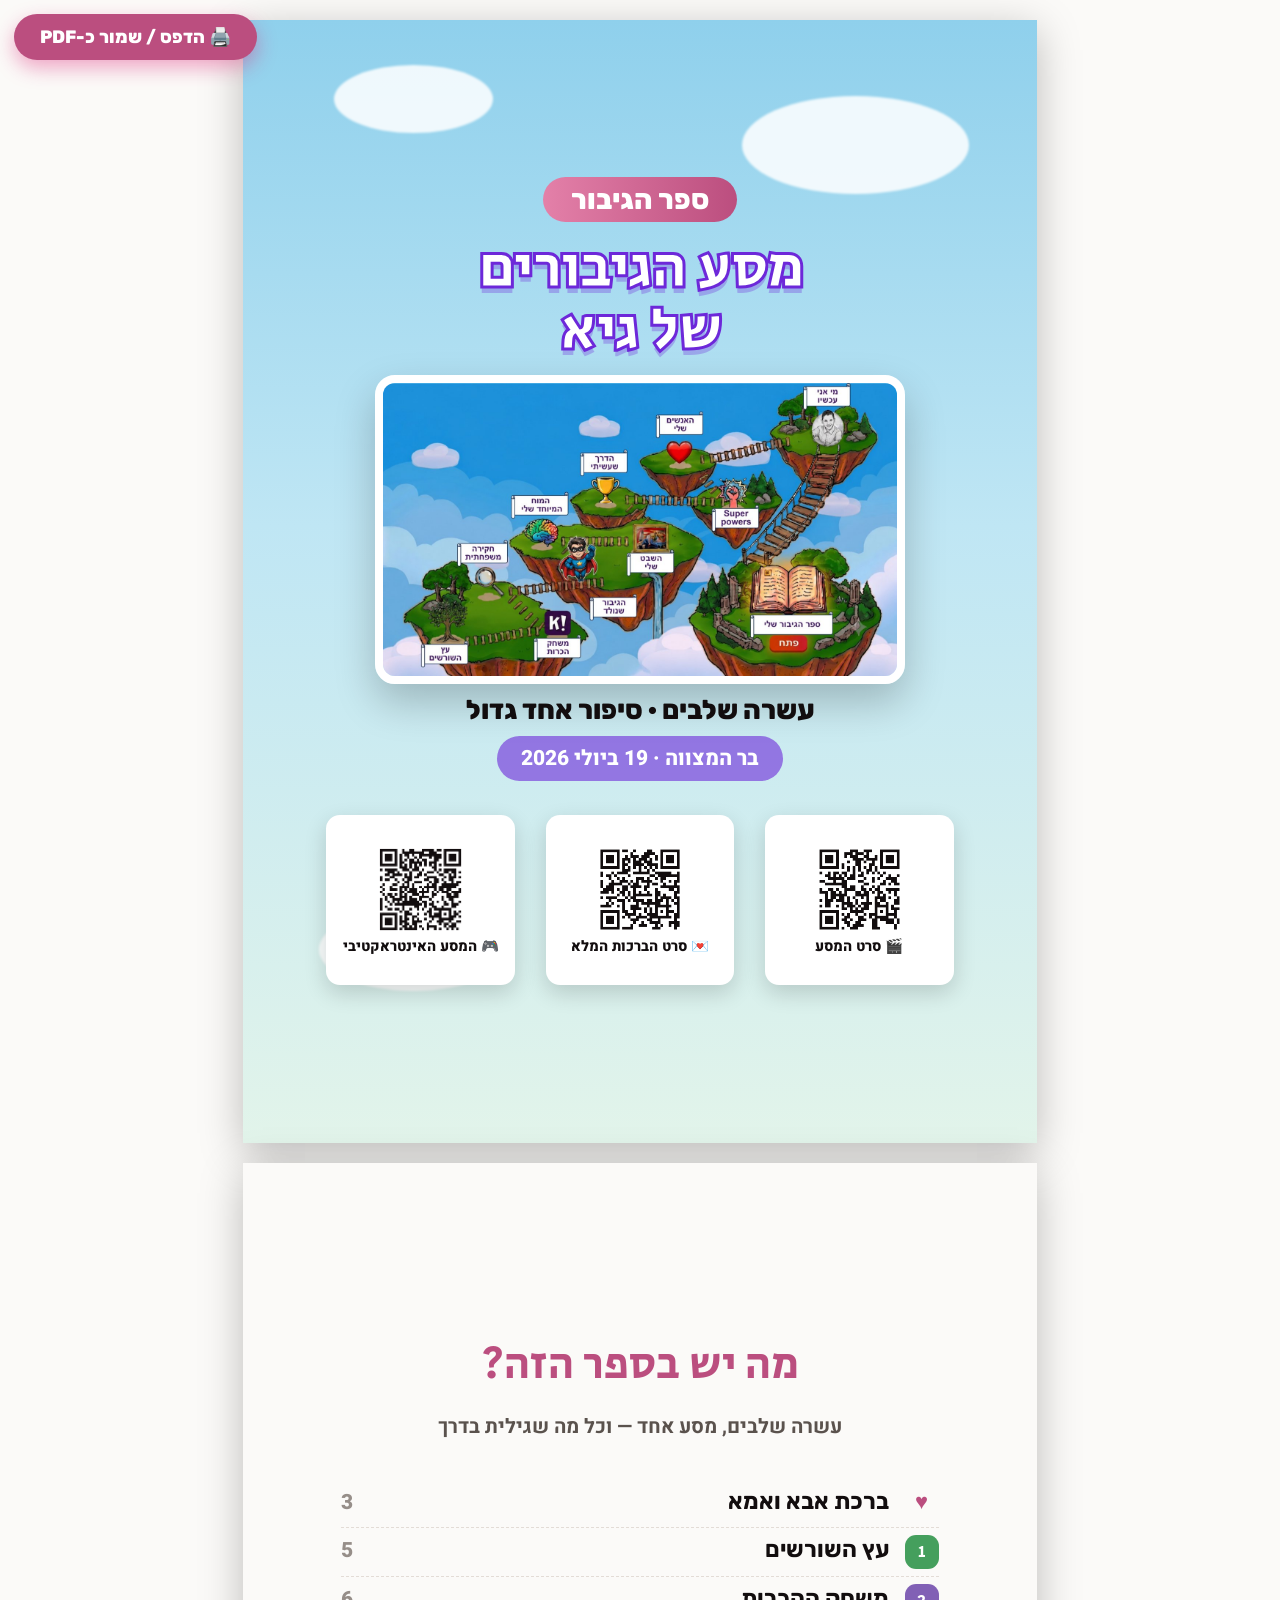
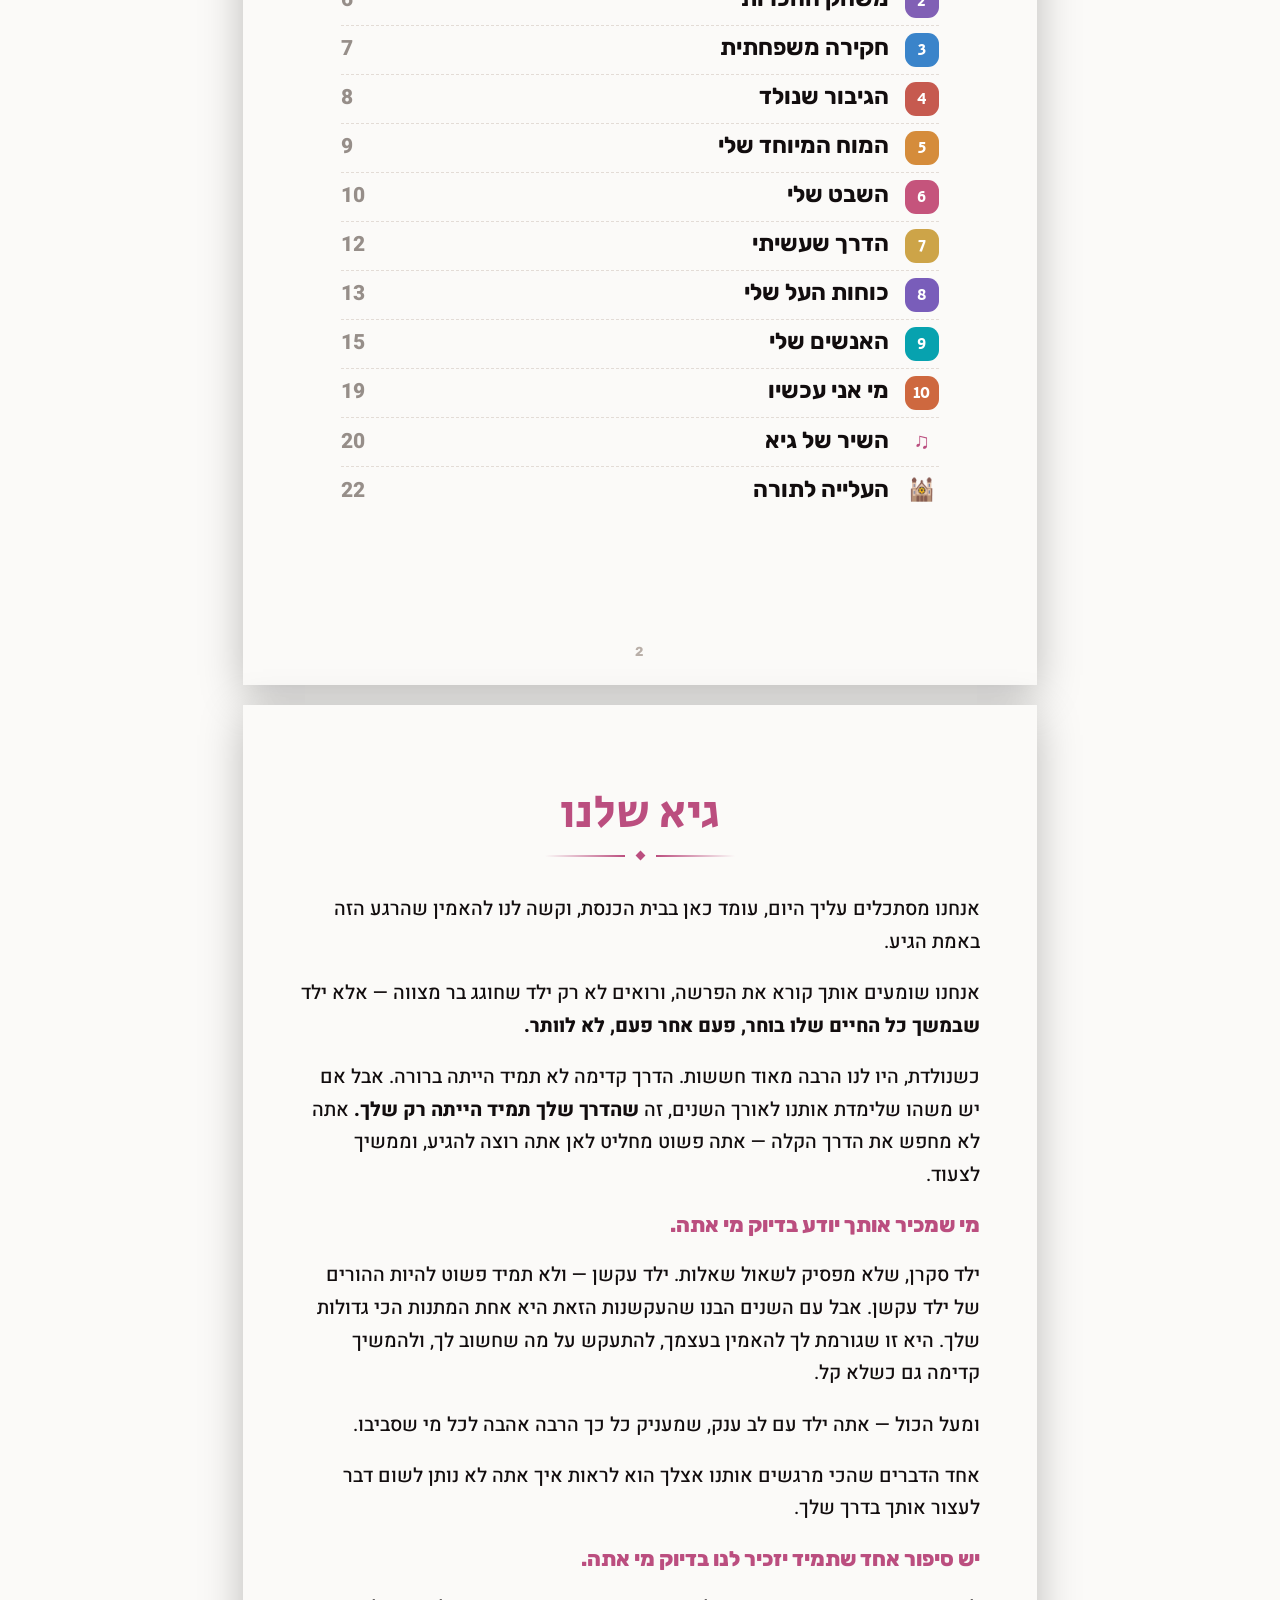
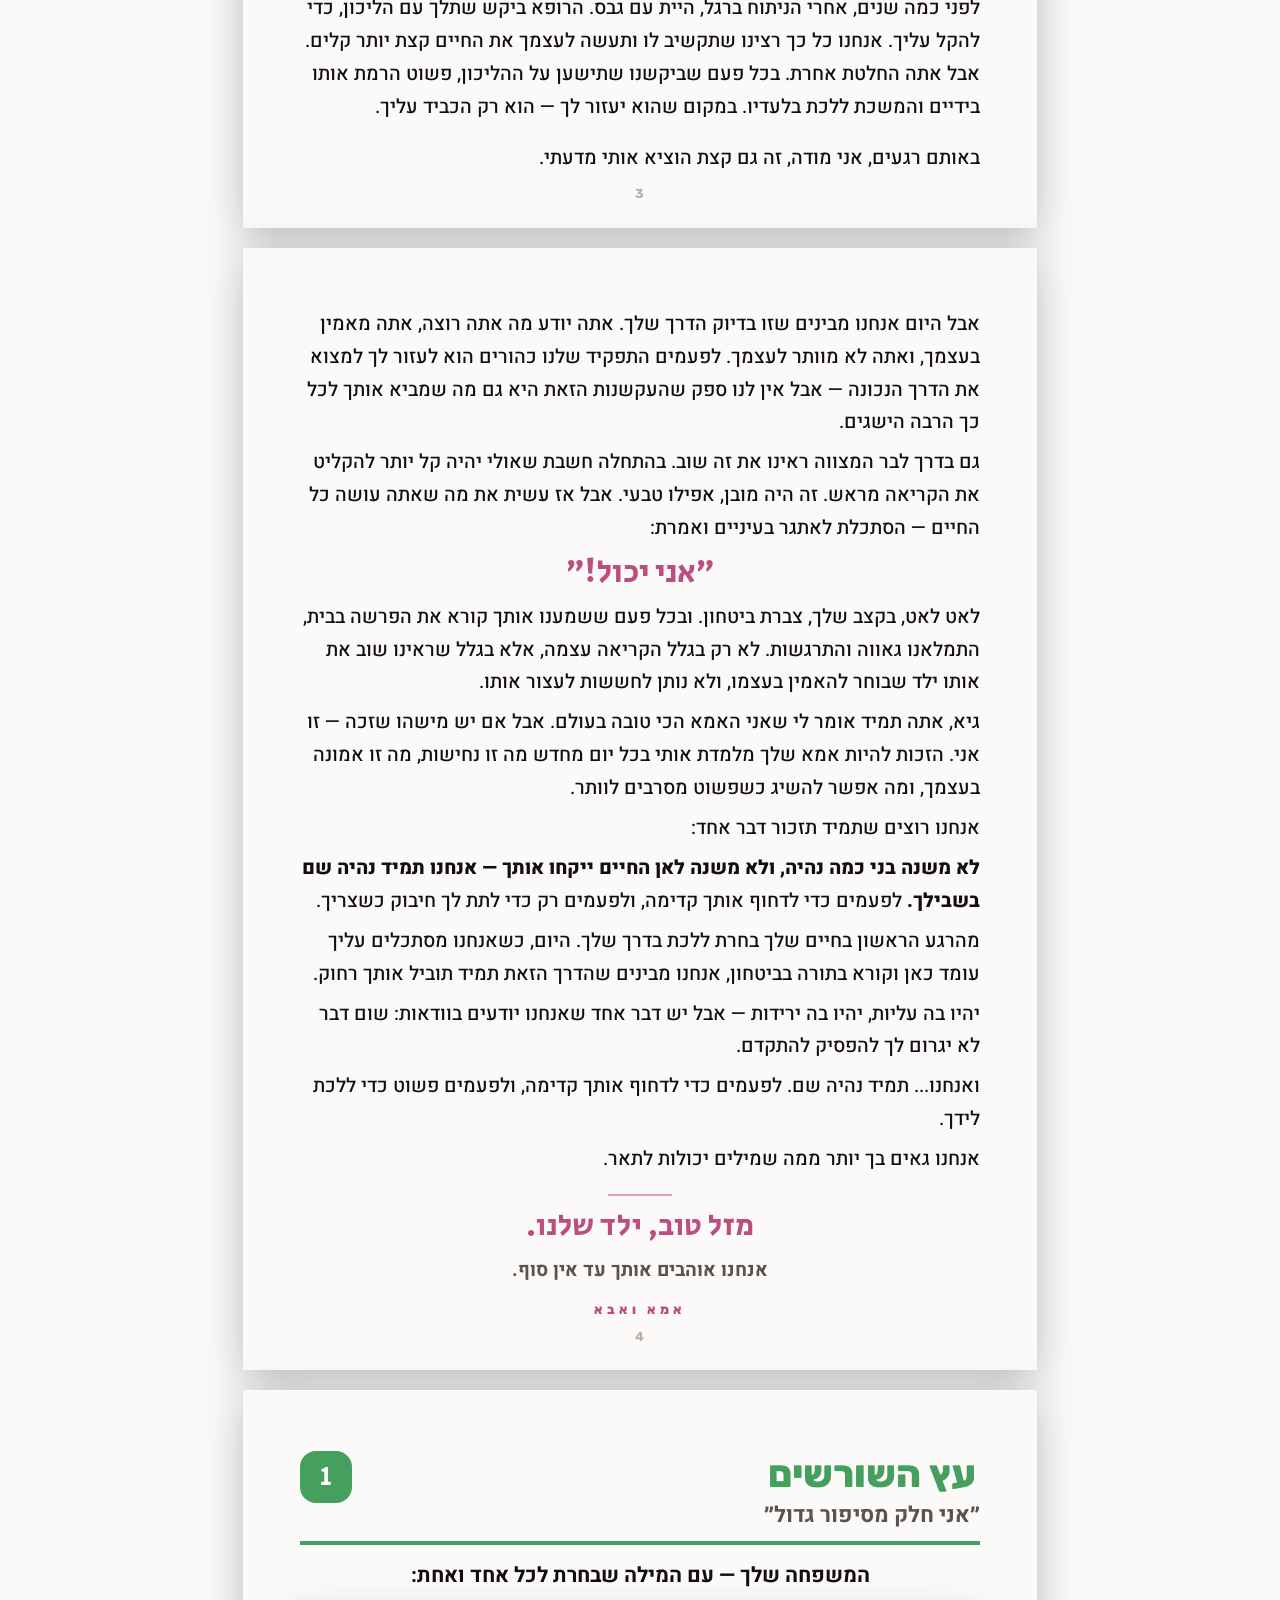
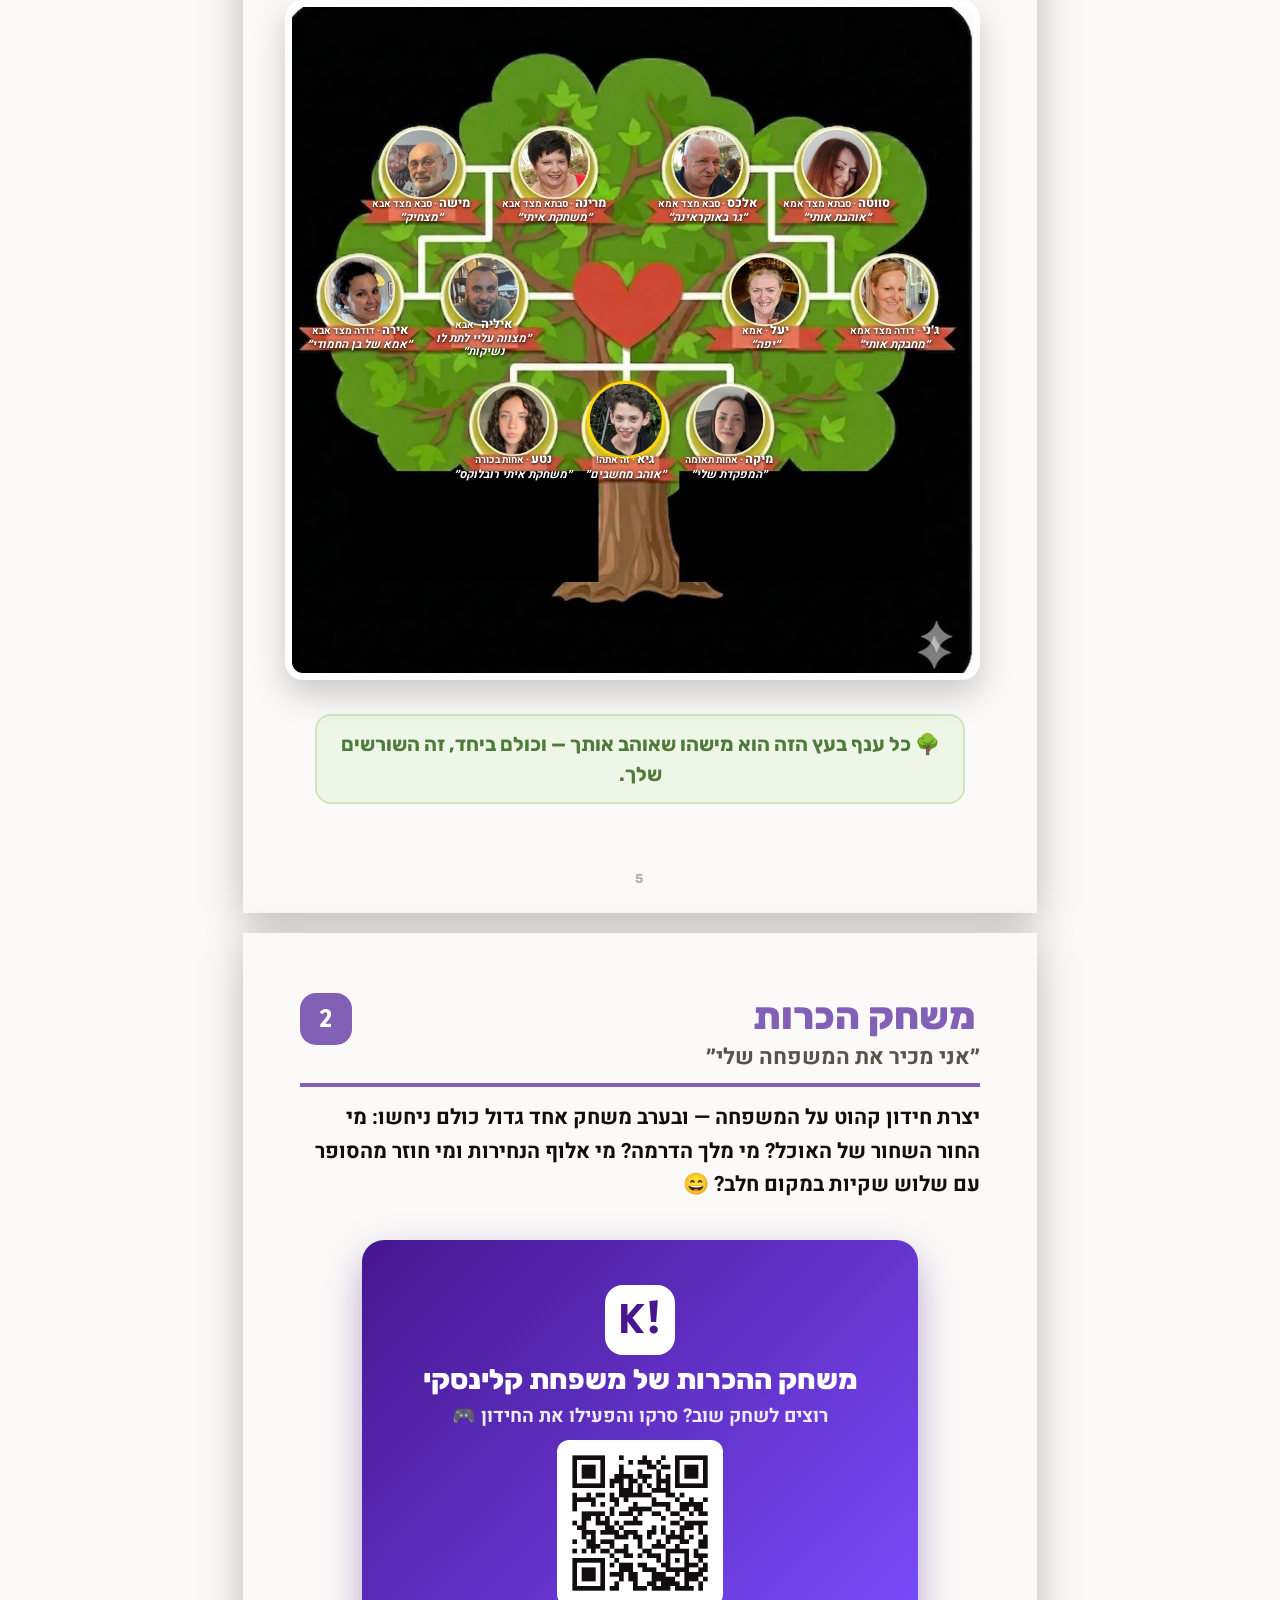
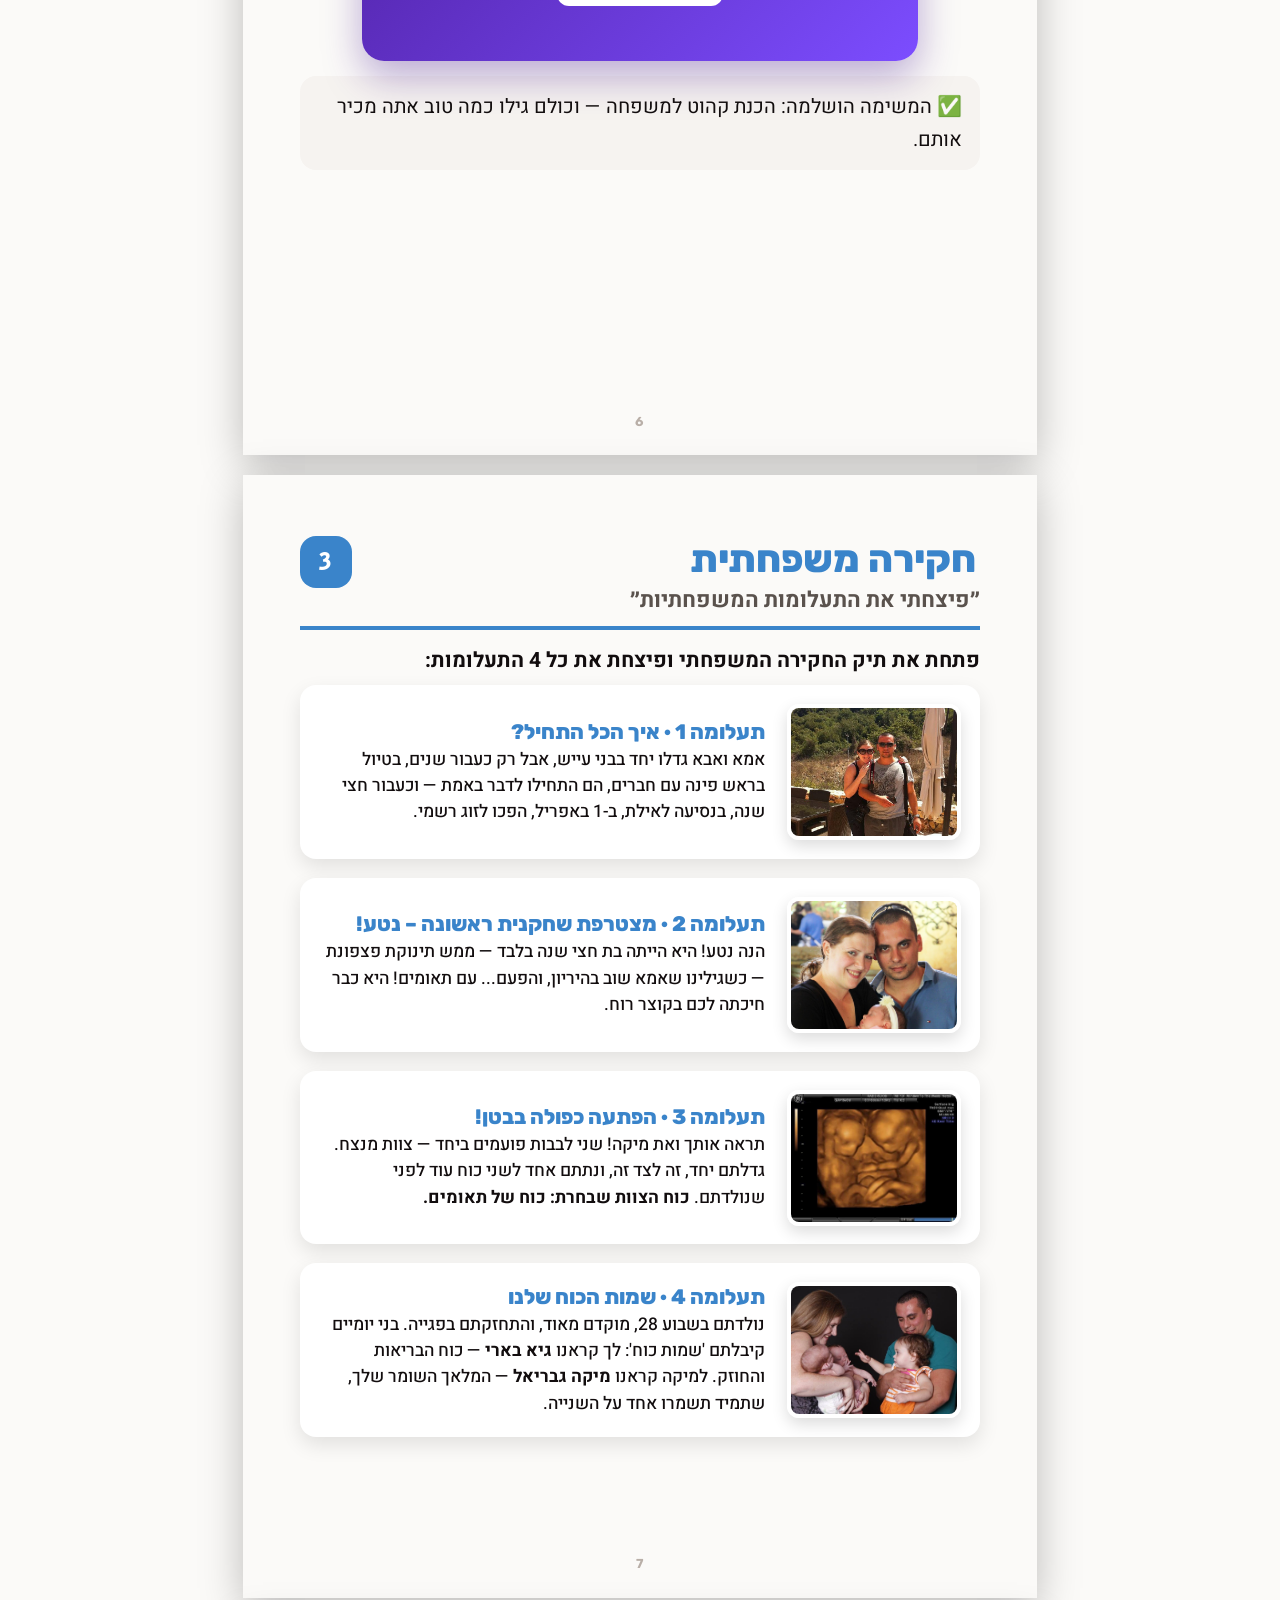
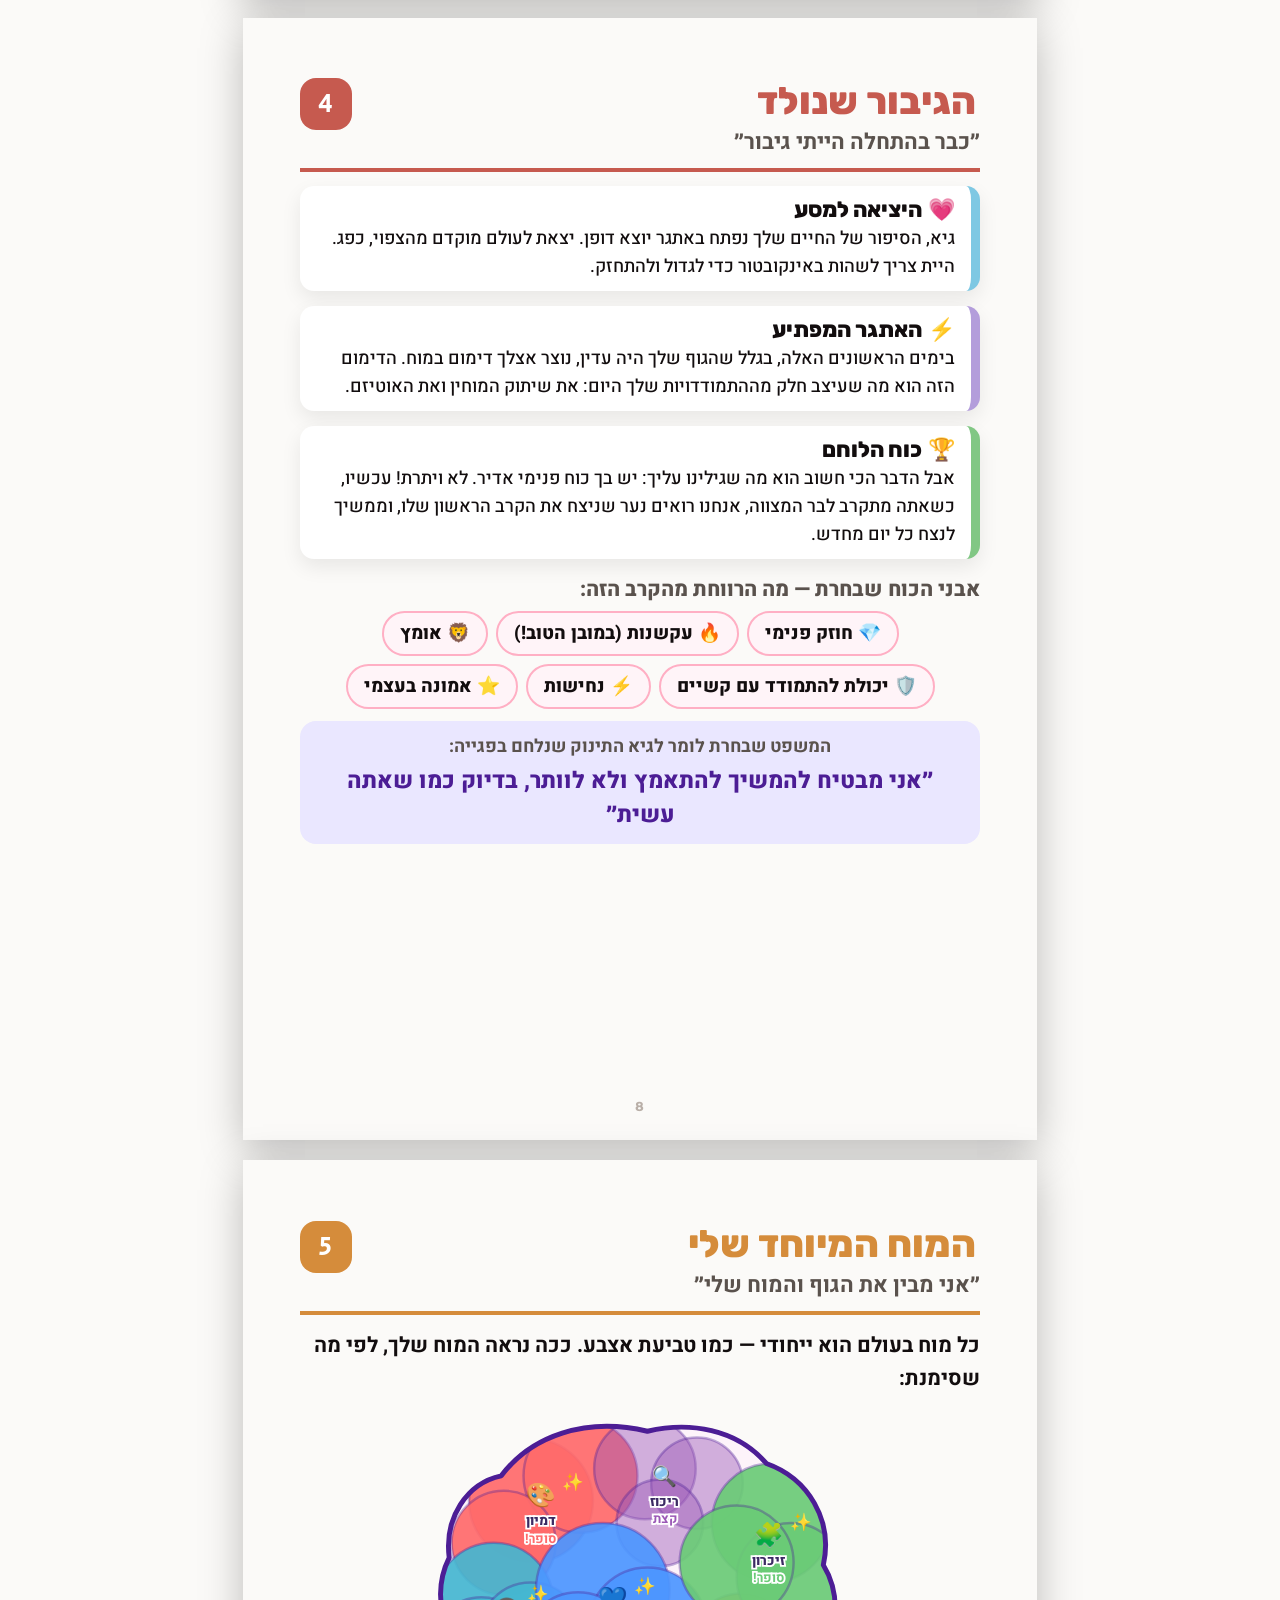
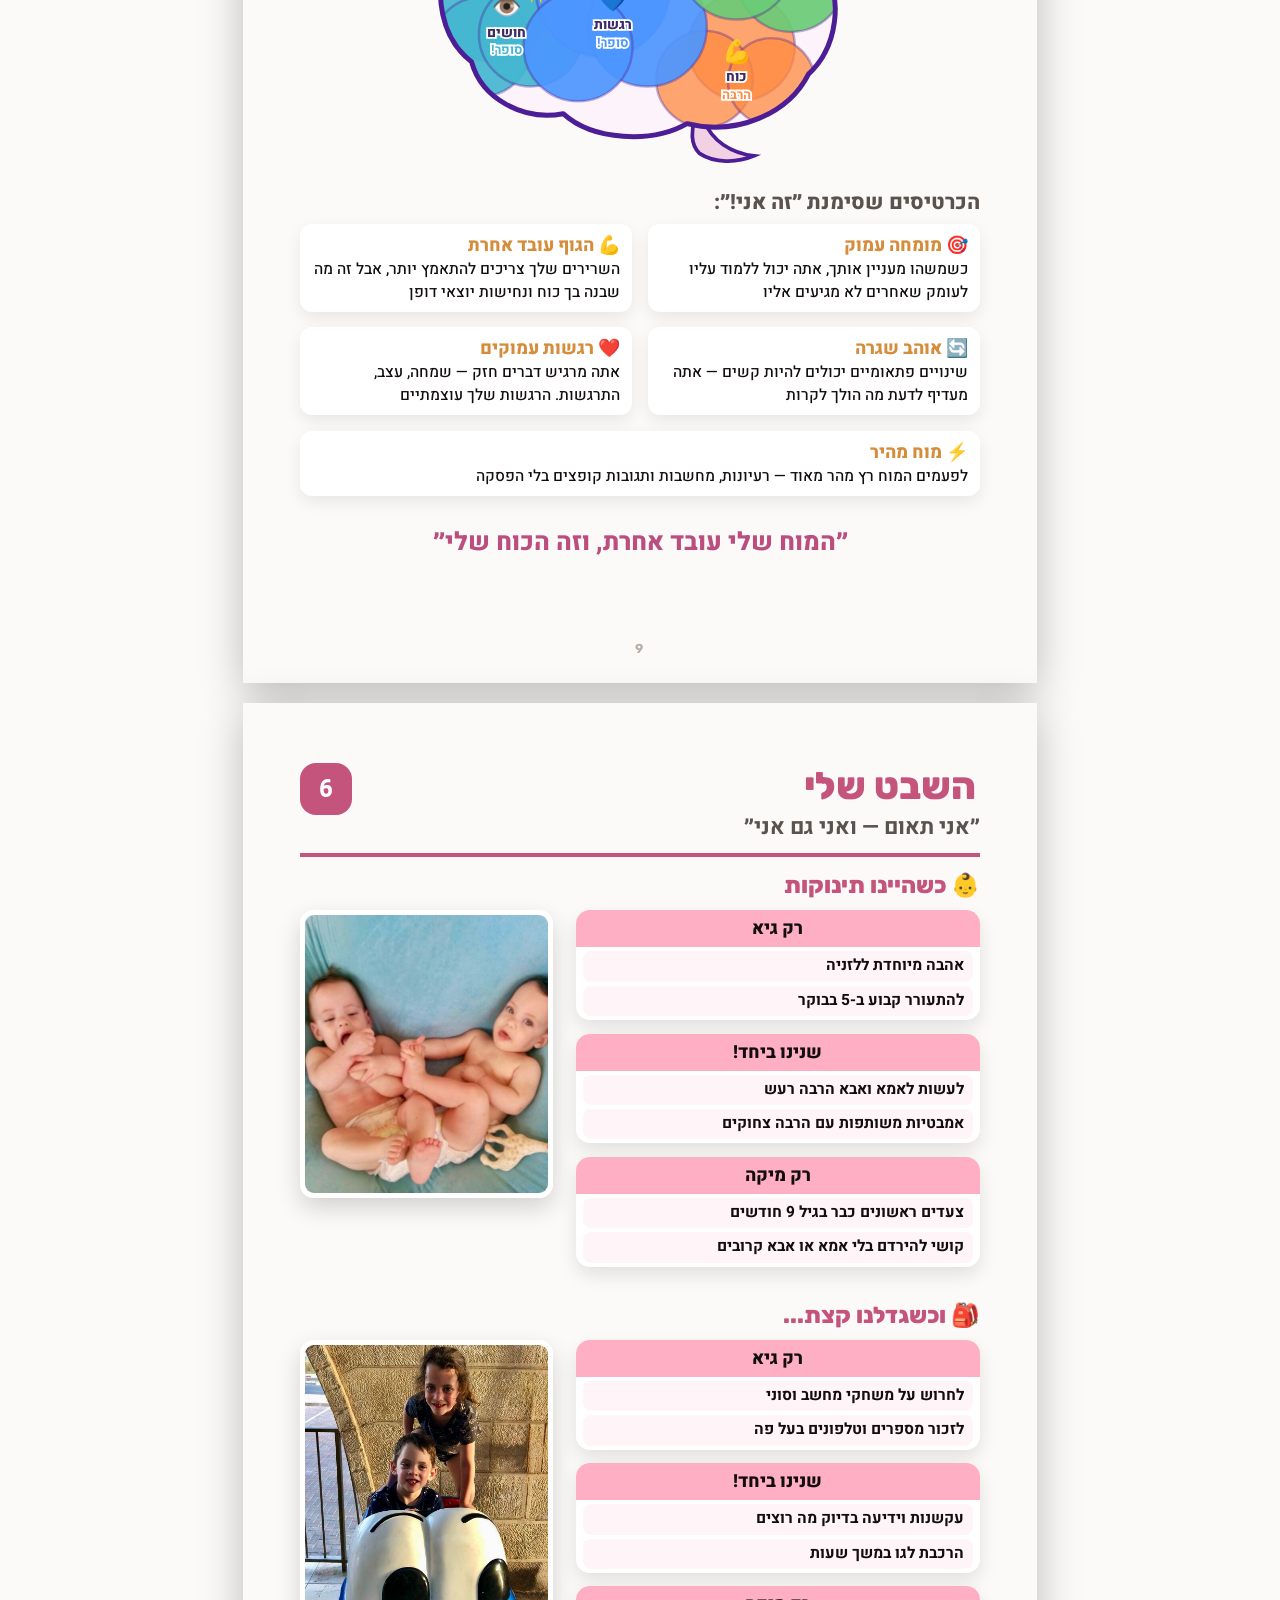
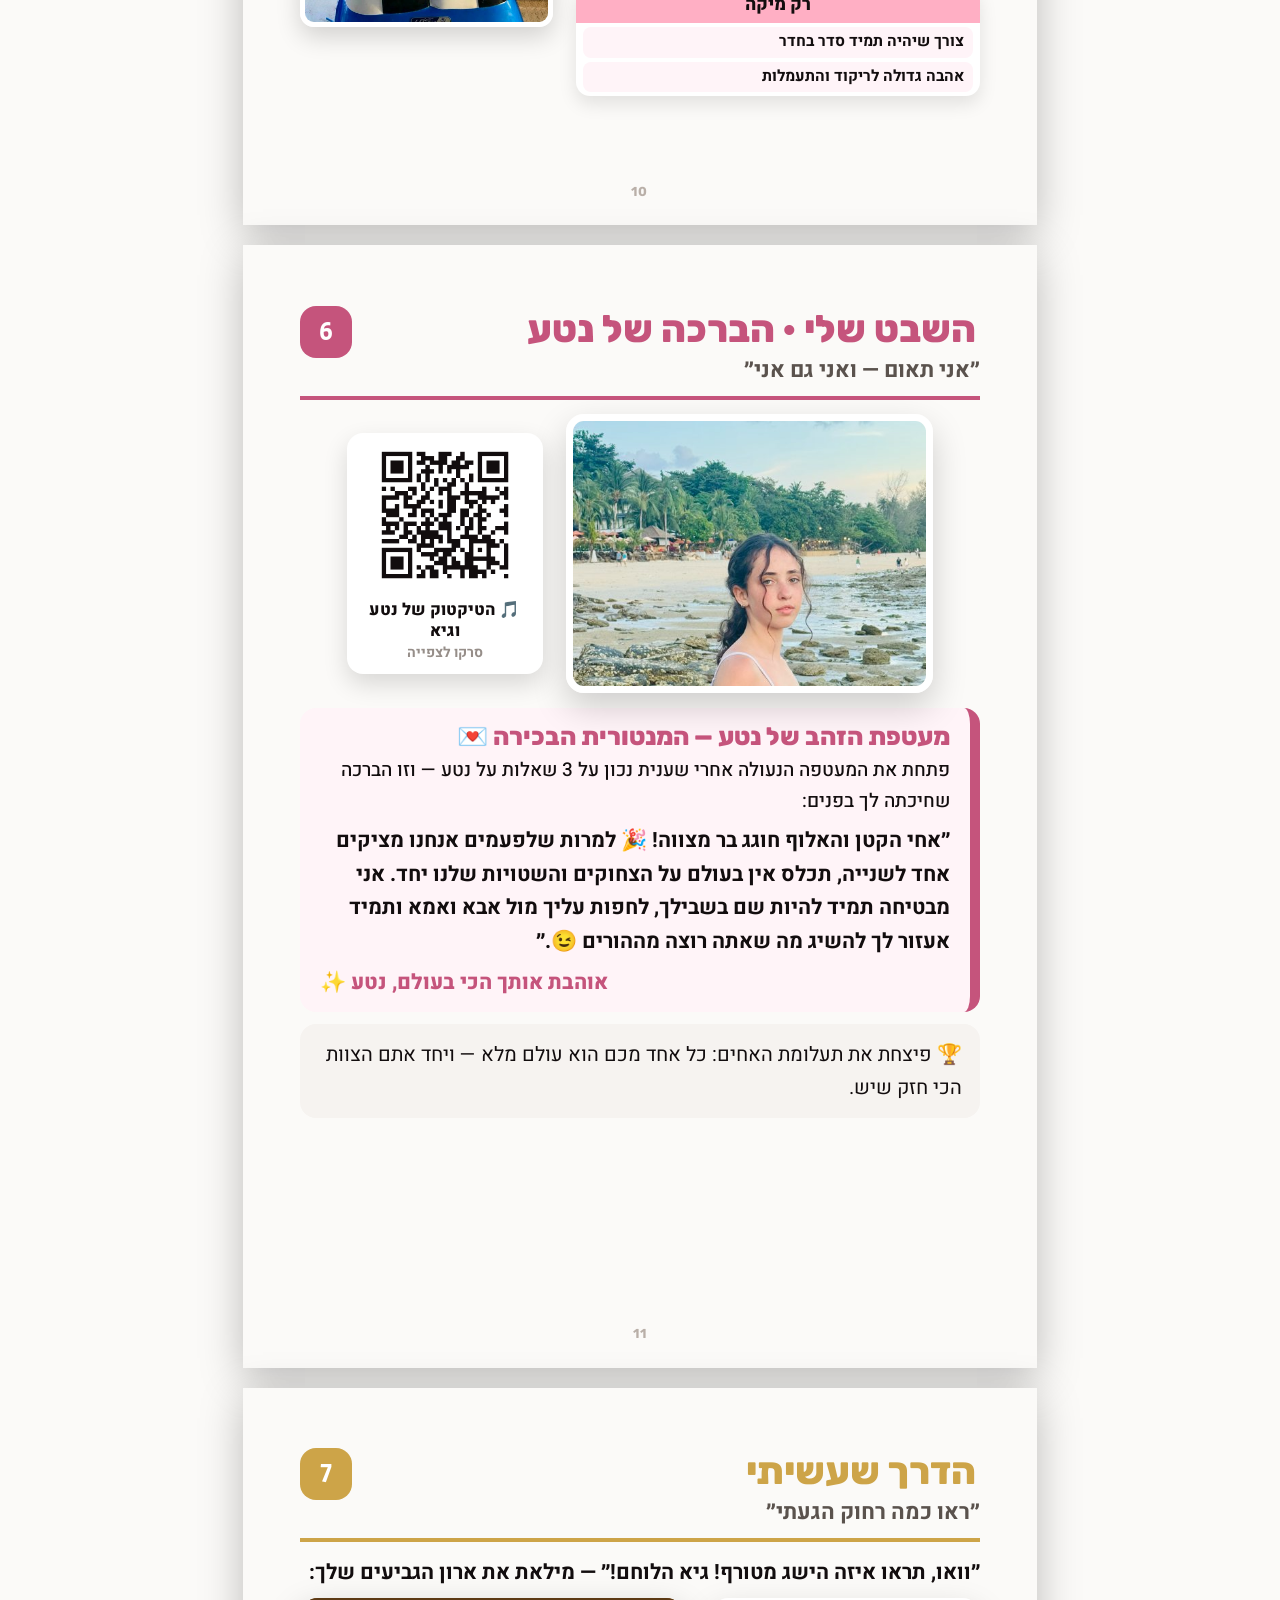
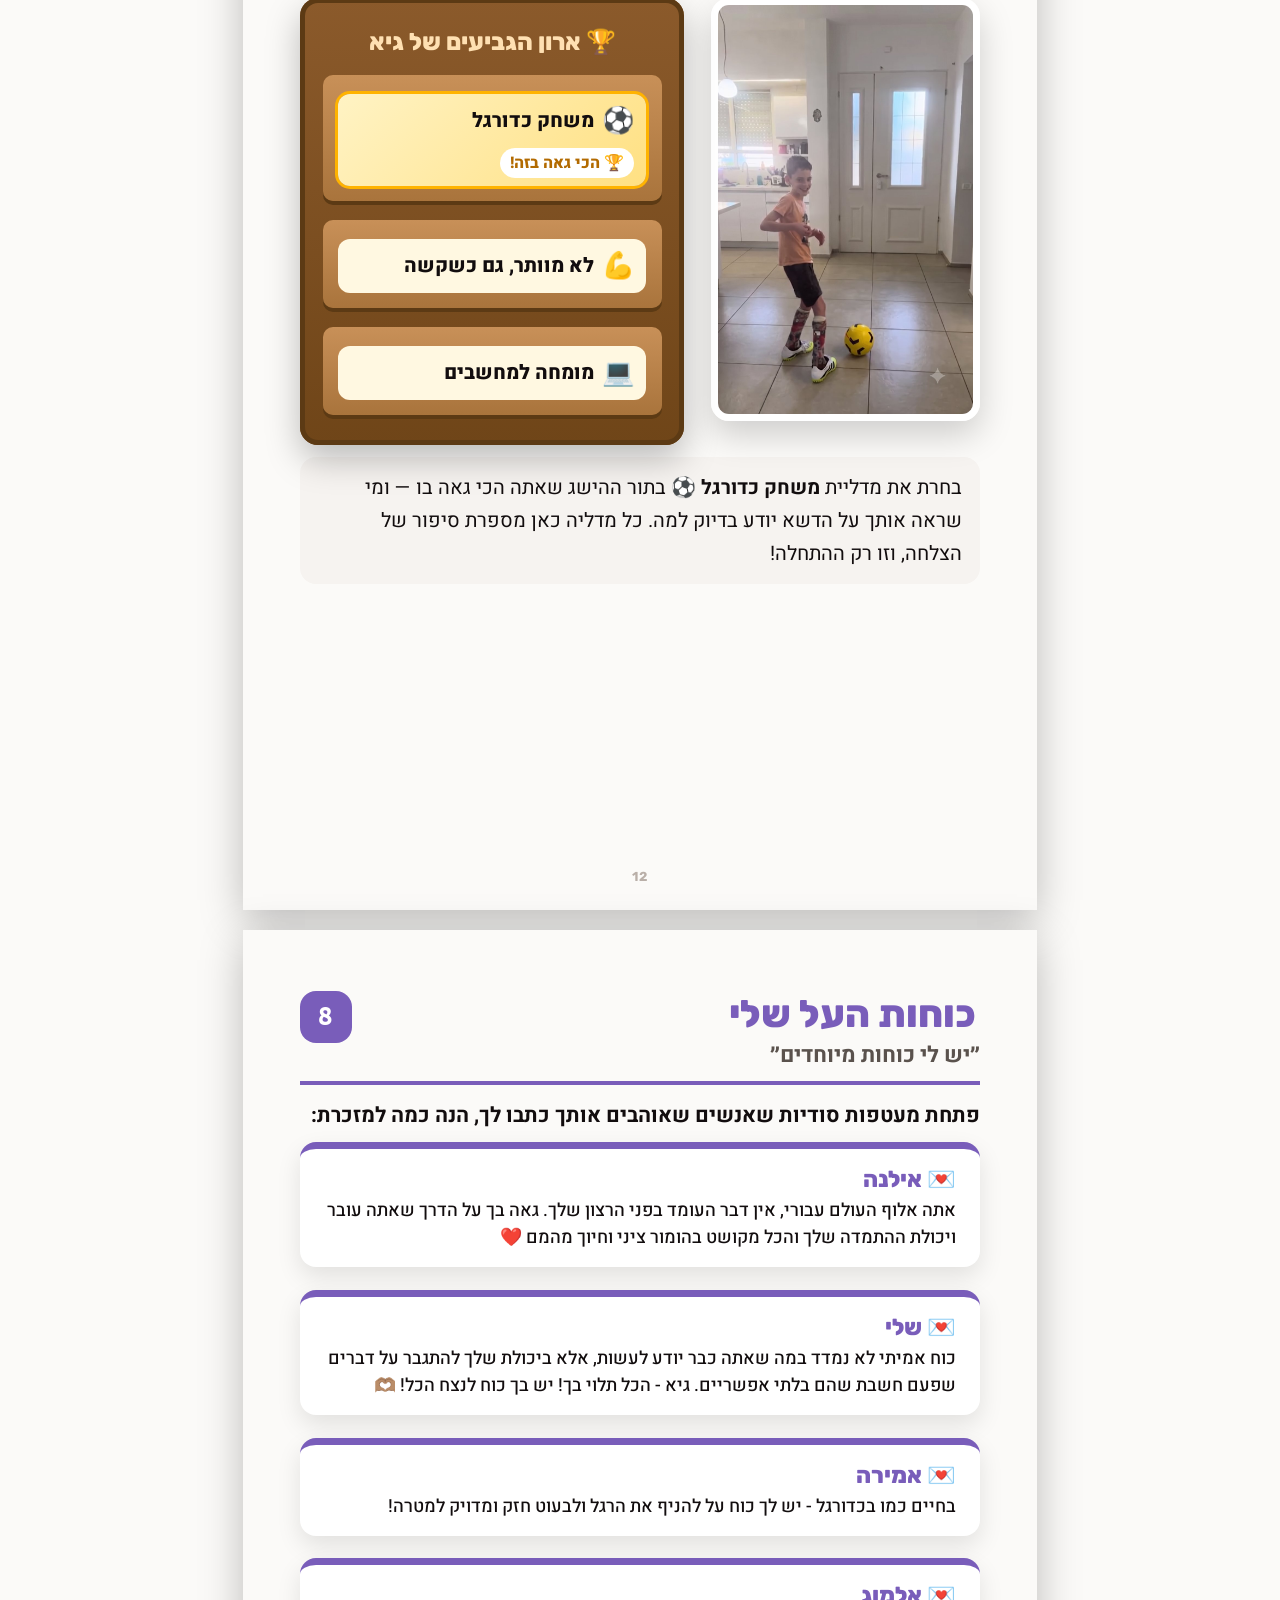
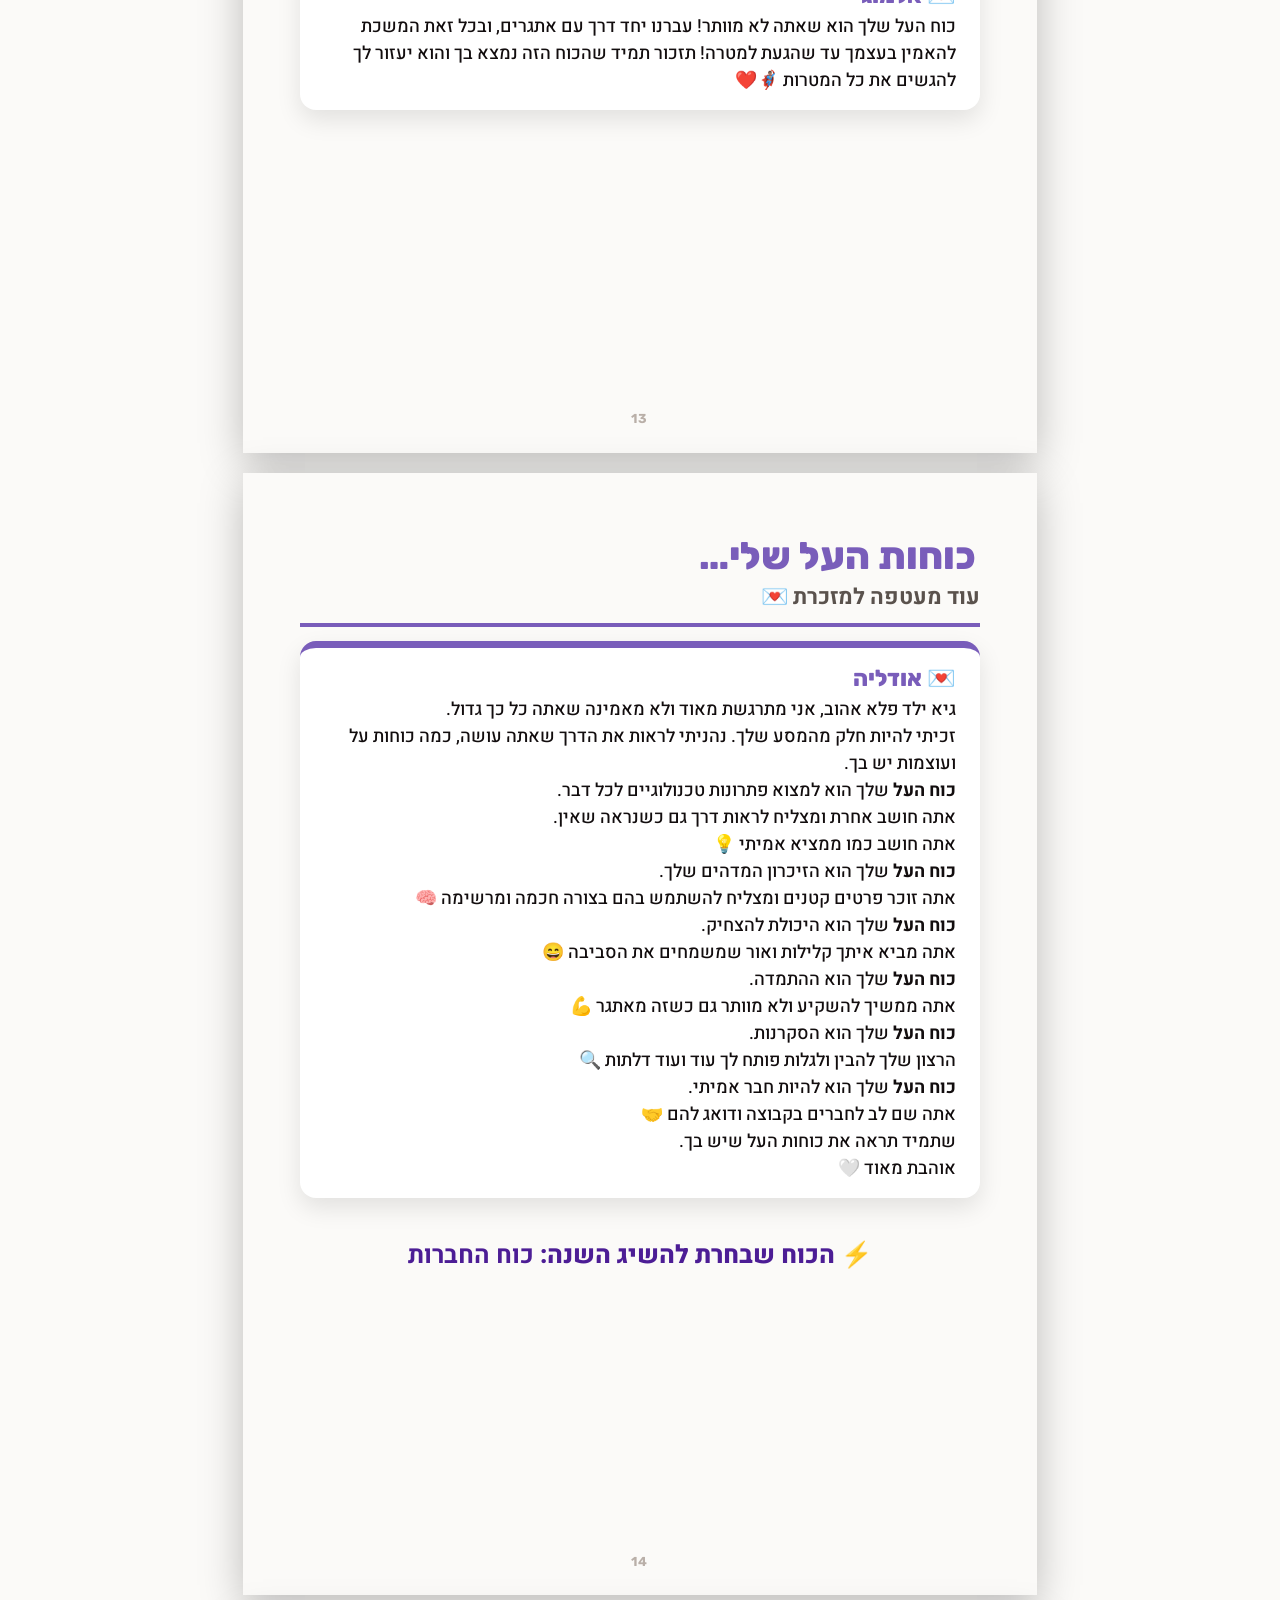
<file: design-book/Hero-Storybook-24.html>
<!DOCTYPE html>
<html lang="he" dir="rtl"><head><meta charset="utf-8">
<title>ספר הגיבור של גיא</title><style>
/* vietnamese */
@font-face {
  font-family: 'Bungee';
  font-style: normal;
  font-weight: 400;
  font-display: swap;
  src: url("assets/4b1c0946.woff2") format('woff2');
  unicode-range: U+0102-0103, U+0110-0111, U+0128-0129, U+0168-0169, U+01A0-01A1, U+01AF-01B0, U+0300-0301, U+0303-0304, U+0308-0309, U+0323, U+0329, U+1EA0-1EF9, U+20AB;
}
/* latin-ext */
@font-face {
  font-family: 'Bungee';
  font-style: normal;
  font-weight: 400;
  font-display: swap;
  src: url("assets/0583e285.woff2") format('woff2');
  unicode-range: U+0100-02BA, U+02BD-02C5, U+02C7-02CC, U+02CE-02D7, U+02DD-02FF, U+0304, U+0308, U+0329, U+1D00-1DBF, U+1E00-1E9F, U+1EF2-1EFF, U+2020, U+20A0-20AB, U+20AD-20C0, U+2113, U+2C60-2C7F, U+A720-A7FF;
}
/* latin */
@font-face {
  font-family: 'Bungee';
  font-style: normal;
  font-weight: 400;
  font-display: swap;
  src: url("assets/40000107.woff2") format('woff2');
  unicode-range: U+0000-00FF, U+0131, U+0152-0153, U+02BB-02BC, U+02C6, U+02DA, U+02DC, U+0304, U+0308, U+0329, U+2000-206F, U+20AC, U+2122, U+2191, U+2193, U+2212, U+2215, U+FEFF, U+FFFD;
}
/* hebrew */
@font-face {
  font-family: 'Frank Ruhl Libre';
  font-style: normal;
  font-weight: 400;
  font-display: swap;
  src: url("assets/ea6279f5.woff2") format('woff2');
  unicode-range: U+0307-0308, U+0590-05FF, U+200C-2010, U+20AA, U+25CC, U+FB1D-FB4F;
}
/* latin-ext */
@font-face {
  font-family: 'Frank Ruhl Libre';
  font-style: normal;
  font-weight: 400;
  font-display: swap;
  src: url("assets/9fa3b63e.woff2") format('woff2');
  unicode-range: U+0100-02BA, U+02BD-02C5, U+02C7-02CC, U+02CE-02D7, U+02DD-02FF, U+0304, U+0308, U+0329, U+1D00-1DBF, U+1E00-1E9F, U+1EF2-1EFF, U+2020, U+20A0-20AB, U+20AD-20C0, U+2113, U+2C60-2C7F, U+A720-A7FF;
}
/* latin */
@font-face {
  font-family: 'Frank Ruhl Libre';
  font-style: normal;
  font-weight: 400;
  font-display: swap;
  src: url("assets/4a8f9589.woff2") format('woff2');
  unicode-range: U+0000-00FF, U+0131, U+0152-0153, U+02BB-02BC, U+02C6, U+02DA, U+02DC, U+0304, U+0308, U+0329, U+2000-206F, U+20AC, U+2122, U+2191, U+2193, U+2212, U+2215, U+FEFF, U+FFFD;
}
/* hebrew */
@font-face {
  font-family: 'Frank Ruhl Libre';
  font-style: normal;
  font-weight: 500;
  font-display: swap;
  src: url("assets/ea6279f5.woff2") format('woff2');
  unicode-range: U+0307-0308, U+0590-05FF, U+200C-2010, U+20AA, U+25CC, U+FB1D-FB4F;
}
/* latin-ext */
@font-face {
  font-family: 'Frank Ruhl Libre';
  font-style: normal;
  font-weight: 500;
  font-display: swap;
  src: url("assets/9fa3b63e.woff2") format('woff2');
  unicode-range: U+0100-02BA, U+02BD-02C5, U+02C7-02CC, U+02CE-02D7, U+02DD-02FF, U+0304, U+0308, U+0329, U+1D00-1DBF, U+1E00-1E9F, U+1EF2-1EFF, U+2020, U+20A0-20AB, U+20AD-20C0, U+2113, U+2C60-2C7F, U+A720-A7FF;
}
/* latin */
@font-face {
  font-family: 'Frank Ruhl Libre';
  font-style: normal;
  font-weight: 500;
  font-display: swap;
  src: url("assets/4a8f9589.woff2") format('woff2');
  unicode-range: U+0000-00FF, U+0131, U+0152-0153, U+02BB-02BC, U+02C6, U+02DA, U+02DC, U+0304, U+0308, U+0329, U+2000-206F, U+20AC, U+2122, U+2191, U+2193, U+2212, U+2215, U+FEFF, U+FFFD;
}
/* hebrew */
@font-face {
  font-family: 'Frank Ruhl Libre';
  font-style: normal;
  font-weight: 700;
  font-display: swap;
  src: url("assets/ea6279f5.woff2") format('woff2');
  unicode-range: U+0307-0308, U+0590-05FF, U+200C-2010, U+20AA, U+25CC, U+FB1D-FB4F;
}
/* latin-ext */
@font-face {
  font-family: 'Frank Ruhl Libre';
  font-style: normal;
  font-weight: 700;
  font-display: swap;
  src: url("assets/9fa3b63e.woff2") format('woff2');
  unicode-range: U+0100-02BA, U+02BD-02C5, U+02C7-02CC, U+02CE-02D7, U+02DD-02FF, U+0304, U+0308, U+0329, U+1D00-1DBF, U+1E00-1E9F, U+1EF2-1EFF, U+2020, U+20A0-20AB, U+20AD-20C0, U+2113, U+2C60-2C7F, U+A720-A7FF;
}
/* latin */
@font-face {
  font-family: 'Frank Ruhl Libre';
  font-style: normal;
  font-weight: 700;
  font-display: swap;
  src: url("assets/4a8f9589.woff2") format('woff2');
  unicode-range: U+0000-00FF, U+0131, U+0152-0153, U+02BB-02BC, U+02C6, U+02DA, U+02DC, U+0304, U+0308, U+0329, U+2000-206F, U+20AC, U+2122, U+2191, U+2193, U+2212, U+2215, U+FEFF, U+FFFD;
}
/* hebrew */
@font-face {
  font-family: 'Heebo';
  font-style: normal;
  font-weight: 400;
  font-display: swap;
  src: url("assets/824a4741.woff2") format('woff2');
  unicode-range: U+0307-0308, U+0590-05FF, U+200C-2010, U+20AA, U+25CC, U+FB1D-FB4F;
}
/* math */
@font-face {
  font-family: 'Heebo';
  font-style: normal;
  font-weight: 400;
  font-display: swap;
  src: url("assets/77e3d2ee.woff2") format('woff2');
  unicode-range: U+0302-0303, U+0305, U+0307-0308, U+0310, U+0312, U+0315, U+031A, U+0326-0327, U+032C, U+032F-0330, U+0332-0333, U+0338, U+033A, U+0346, U+034D, U+0391-03A1, U+03A3-03A9, U+03B1-03C9, U+03D1, U+03D5-03D6, U+03F0-03F1, U+03F4-03F5, U+2016-2017, U+2034-2038, U+203C, U+2040, U+2043, U+2047, U+2050, U+2057, U+205F, U+2070-2071, U+2074-208E, U+2090-209C, U+20D0-20DC, U+20E1, U+20E5-20EF, U+2100-2112, U+2114-2115, U+2117-2121, U+2123-214F, U+2190, U+2192, U+2194-21AE, U+21B0-21E5, U+21F1-21F2, U+21F4-2211, U+2213-2214, U+2216-22FF, U+2308-230B, U+2310, U+2319, U+231C-2321, U+2336-237A, U+237C, U+2395, U+239B-23B7, U+23D0, U+23DC-23E1, U+2474-2475, U+25AF, U+25B3, U+25B7, U+25BD, U+25C1, U+25CA, U+25CC, U+25FB, U+266D-266F, U+27C0-27FF, U+2900-2AFF, U+2B0E-2B11, U+2B30-2B4C, U+2BFE, U+3030, U+FF5B, U+FF5D, U+1D400-1D7FF, U+1EE00-1EEFF;
}
/* symbols */
@font-face {
  font-family: 'Heebo';
  font-style: normal;
  font-weight: 400;
  font-display: swap;
  src: url("assets/fc5f6558.woff2") format('woff2');
  unicode-range: U+0001-000C, U+000E-001F, U+007F-009F, U+20DD-20E0, U+20E2-20E4, U+2150-218F, U+2190, U+2192, U+2194-2199, U+21AF, U+21E6-21F0, U+21F3, U+2218-2219, U+2299, U+22C4-22C6, U+2300-243F, U+2440-244A, U+2460-24FF, U+25A0-27BF, U+2800-28FF, U+2921-2922, U+2981, U+29BF, U+29EB, U+2B00-2BFF, U+4DC0-4DFF, U+FFF9-FFFB, U+10140-1018E, U+10190-1019C, U+101A0, U+101D0-101FD, U+102E0-102FB, U+10E60-10E7E, U+1D2C0-1D2D3, U+1D2E0-1D37F, U+1F000-1F0FF, U+1F100-1F1AD, U+1F1E6-1F1FF, U+1F30D-1F30F, U+1F315, U+1F31C, U+1F31E, U+1F320-1F32C, U+1F336, U+1F378, U+1F37D, U+1F382, U+1F393-1F39F, U+1F3A7-1F3A8, U+1F3AC-1F3AF, U+1F3C2, U+1F3C4-1F3C6, U+1F3CA-1F3CE, U+1F3D4-1F3E0, U+1F3ED, U+1F3F1-1F3F3, U+1F3F5-1F3F7, U+1F408, U+1F415, U+1F41F, U+1F426, U+1F43F, U+1F441-1F442, U+1F444, U+1F446-1F449, U+1F44C-1F44E, U+1F453, U+1F46A, U+1F47D, U+1F4A3, U+1F4B0, U+1F4B3, U+1F4B9, U+1F4BB, U+1F4BF, U+1F4C8-1F4CB, U+1F4D6, U+1F4DA, U+1F4DF, U+1F4E3-1F4E6, U+1F4EA-1F4ED, U+1F4F7, U+1F4F9-1F4FB, U+1F4FD-1F4FE, U+1F503, U+1F507-1F50B, U+1F50D, U+1F512-1F513, U+1F53E-1F54A, U+1F54F-1F5FA, U+1F610, U+1F650-1F67F, U+1F687, U+1F68D, U+1F691, U+1F694, U+1F698, U+1F6AD, U+1F6B2, U+1F6B9-1F6BA, U+1F6BC, U+1F6C6-1F6CF, U+1F6D3-1F6D7, U+1F6E0-1F6EA, U+1F6F0-1F6F3, U+1F6F7-1F6FC, U+1F700-1F7FF, U+1F800-1F80B, U+1F810-1F847, U+1F850-1F859, U+1F860-1F887, U+1F890-1F8AD, U+1F8B0-1F8BB, U+1F8C0-1F8C1, U+1F900-1F90B, U+1F93B, U+1F946, U+1F984, U+1F996, U+1F9E9, U+1FA00-1FA6F, U+1FA70-1FA7C, U+1FA80-1FA89, U+1FA8F-1FAC6, U+1FACE-1FADC, U+1FADF-1FAE9, U+1FAF0-1FAF8, U+1FB00-1FBFF;
}
/* latin-ext */
@font-face {
  font-family: 'Heebo';
  font-style: normal;
  font-weight: 400;
  font-display: swap;
  src: url("assets/bffec6b0.woff2") format('woff2');
  unicode-range: U+0100-02BA, U+02BD-02C5, U+02C7-02CC, U+02CE-02D7, U+02DD-02FF, U+0304, U+0308, U+0329, U+1D00-1DBF, U+1E00-1E9F, U+1EF2-1EFF, U+2020, U+20A0-20AB, U+20AD-20C0, U+2113, U+2C60-2C7F, U+A720-A7FF;
}
/* latin */
@font-face {
  font-family: 'Heebo';
  font-style: normal;
  font-weight: 400;
  font-display: swap;
  src: url("assets/864f079c.woff2") format('woff2');
  unicode-range: U+0000-00FF, U+0131, U+0152-0153, U+02BB-02BC, U+02C6, U+02DA, U+02DC, U+0304, U+0308, U+0329, U+2000-206F, U+20AC, U+2122, U+2191, U+2193, U+2212, U+2215, U+FEFF, U+FFFD;
}
/* hebrew */
@font-face {
  font-family: 'Heebo';
  font-style: normal;
  font-weight: 500;
  font-display: swap;
  src: url("assets/824a4741.woff2") format('woff2');
  unicode-range: U+0307-0308, U+0590-05FF, U+200C-2010, U+20AA, U+25CC, U+FB1D-FB4F;
}
/* math */
@font-face {
  font-family: 'Heebo';
  font-style: normal;
  font-weight: 500;
  font-display: swap;
  src: url("assets/77e3d2ee.woff2") format('woff2');
  unicode-range: U+0302-0303, U+0305, U+0307-0308, U+0310, U+0312, U+0315, U+031A, U+0326-0327, U+032C, U+032F-0330, U+0332-0333, U+0338, U+033A, U+0346, U+034D, U+0391-03A1, U+03A3-03A9, U+03B1-03C9, U+03D1, U+03D5-03D6, U+03F0-03F1, U+03F4-03F5, U+2016-2017, U+2034-2038, U+203C, U+2040, U+2043, U+2047, U+2050, U+2057, U+205F, U+2070-2071, U+2074-208E, U+2090-209C, U+20D0-20DC, U+20E1, U+20E5-20EF, U+2100-2112, U+2114-2115, U+2117-2121, U+2123-214F, U+2190, U+2192, U+2194-21AE, U+21B0-21E5, U+21F1-21F2, U+21F4-2211, U+2213-2214, U+2216-22FF, U+2308-230B, U+2310, U+2319, U+231C-2321, U+2336-237A, U+237C, U+2395, U+239B-23B7, U+23D0, U+23DC-23E1, U+2474-2475, U+25AF, U+25B3, U+25B7, U+25BD, U+25C1, U+25CA, U+25CC, U+25FB, U+266D-266F, U+27C0-27FF, U+2900-2AFF, U+2B0E-2B11, U+2B30-2B4C, U+2BFE, U+3030, U+FF5B, U+FF5D, U+1D400-1D7FF, U+1EE00-1EEFF;
}
/* symbols */
@font-face {
  font-family: 'Heebo';
  font-style: normal;
  font-weight: 500;
  font-display: swap;
  src: url("assets/fc5f6558.woff2") format('woff2');
  unicode-range: U+0001-000C, U+000E-001F, U+007F-009F, U+20DD-20E0, U+20E2-20E4, U+2150-218F, U+2190, U+2192, U+2194-2199, U+21AF, U+21E6-21F0, U+21F3, U+2218-2219, U+2299, U+22C4-22C6, U+2300-243F, U+2440-244A, U+2460-24FF, U+25A0-27BF, U+2800-28FF, U+2921-2922, U+2981, U+29BF, U+29EB, U+2B00-2BFF, U+4DC0-4DFF, U+FFF9-FFFB, U+10140-1018E, U+10190-1019C, U+101A0, U+101D0-101FD, U+102E0-102FB, U+10E60-10E7E, U+1D2C0-1D2D3, U+1D2E0-1D37F, U+1F000-1F0FF, U+1F100-1F1AD, U+1F1E6-1F1FF, U+1F30D-1F30F, U+1F315, U+1F31C, U+1F31E, U+1F320-1F32C, U+1F336, U+1F378, U+1F37D, U+1F382, U+1F393-1F39F, U+1F3A7-1F3A8, U+1F3AC-1F3AF, U+1F3C2, U+1F3C4-1F3C6, U+1F3CA-1F3CE, U+1F3D4-1F3E0, U+1F3ED, U+1F3F1-1F3F3, U+1F3F5-1F3F7, U+1F408, U+1F415, U+1F41F, U+1F426, U+1F43F, U+1F441-1F442, U+1F444, U+1F446-1F449, U+1F44C-1F44E, U+1F453, U+1F46A, U+1F47D, U+1F4A3, U+1F4B0, U+1F4B3, U+1F4B9, U+1F4BB, U+1F4BF, U+1F4C8-1F4CB, U+1F4D6, U+1F4DA, U+1F4DF, U+1F4E3-1F4E6, U+1F4EA-1F4ED, U+1F4F7, U+1F4F9-1F4FB, U+1F4FD-1F4FE, U+1F503, U+1F507-1F50B, U+1F50D, U+1F512-1F513, U+1F53E-1F54A, U+1F54F-1F5FA, U+1F610, U+1F650-1F67F, U+1F687, U+1F68D, U+1F691, U+1F694, U+1F698, U+1F6AD, U+1F6B2, U+1F6B9-1F6BA, U+1F6BC, U+1F6C6-1F6CF, U+1F6D3-1F6D7, U+1F6E0-1F6EA, U+1F6F0-1F6F3, U+1F6F7-1F6FC, U+1F700-1F7FF, U+1F800-1F80B, U+1F810-1F847, U+1F850-1F859, U+1F860-1F887, U+1F890-1F8AD, U+1F8B0-1F8BB, U+1F8C0-1F8C1, U+1F900-1F90B, U+1F93B, U+1F946, U+1F984, U+1F996, U+1F9E9, U+1FA00-1FA6F, U+1FA70-1FA7C, U+1FA80-1FA89, U+1FA8F-1FAC6, U+1FACE-1FADC, U+1FADF-1FAE9, U+1FAF0-1FAF8, U+1FB00-1FBFF;
}
/* latin-ext */
@font-face {
  font-family: 'Heebo';
  font-style: normal;
  font-weight: 500;
  font-display: swap;
  src: url("assets/bffec6b0.woff2") format('woff2');
  unicode-range: U+0100-02BA, U+02BD-02C5, U+02C7-02CC, U+02CE-02D7, U+02DD-02FF, U+0304, U+0308, U+0329, U+1D00-1DBF, U+1E00-1E9F, U+1EF2-1EFF, U+2020, U+20A0-20AB, U+20AD-20C0, U+2113, U+2C60-2C7F, U+A720-A7FF;
}
/* latin */
@font-face {
  font-family: 'Heebo';
  font-style: normal;
  font-weight: 500;
  font-display: swap;
  src: url("assets/864f079c.woff2") format('woff2');
  unicode-range: U+0000-00FF, U+0131, U+0152-0153, U+02BB-02BC, U+02C6, U+02DA, U+02DC, U+0304, U+0308, U+0329, U+2000-206F, U+20AC, U+2122, U+2191, U+2193, U+2212, U+2215, U+FEFF, U+FFFD;
}
/* hebrew */
@font-face {
  font-family: 'Heebo';
  font-style: normal;
  font-weight: 700;
  font-display: swap;
  src: url("assets/824a4741.woff2") format('woff2');
  unicode-range: U+0307-0308, U+0590-05FF, U+200C-2010, U+20AA, U+25CC, U+FB1D-FB4F;
}
/* math */
@font-face {
  font-family: 'Heebo';
  font-style: normal;
  font-weight: 700;
  font-display: swap;
  src: url("assets/77e3d2ee.woff2") format('woff2');
  unicode-range: U+0302-0303, U+0305, U+0307-0308, U+0310, U+0312, U+0315, U+031A, U+0326-0327, U+032C, U+032F-0330, U+0332-0333, U+0338, U+033A, U+0346, U+034D, U+0391-03A1, U+03A3-03A9, U+03B1-03C9, U+03D1, U+03D5-03D6, U+03F0-03F1, U+03F4-03F5, U+2016-2017, U+2034-2038, U+203C, U+2040, U+2043, U+2047, U+2050, U+2057, U+205F, U+2070-2071, U+2074-208E, U+2090-209C, U+20D0-20DC, U+20E1, U+20E5-20EF, U+2100-2112, U+2114-2115, U+2117-2121, U+2123-214F, U+2190, U+2192, U+2194-21AE, U+21B0-21E5, U+21F1-21F2, U+21F4-2211, U+2213-2214, U+2216-22FF, U+2308-230B, U+2310, U+2319, U+231C-2321, U+2336-237A, U+237C, U+2395, U+239B-23B7, U+23D0, U+23DC-23E1, U+2474-2475, U+25AF, U+25B3, U+25B7, U+25BD, U+25C1, U+25CA, U+25CC, U+25FB, U+266D-266F, U+27C0-27FF, U+2900-2AFF, U+2B0E-2B11, U+2B30-2B4C, U+2BFE, U+3030, U+FF5B, U+FF5D, U+1D400-1D7FF, U+1EE00-1EEFF;
}
/* symbols */
@font-face {
  font-family: 'Heebo';
  font-style: normal;
  font-weight: 700;
  font-display: swap;
  src: url("assets/fc5f6558.woff2") format('woff2');
  unicode-range: U+0001-000C, U+000E-001F, U+007F-009F, U+20DD-20E0, U+20E2-20E4, U+2150-218F, U+2190, U+2192, U+2194-2199, U+21AF, U+21E6-21F0, U+21F3, U+2218-2219, U+2299, U+22C4-22C6, U+2300-243F, U+2440-244A, U+2460-24FF, U+25A0-27BF, U+2800-28FF, U+2921-2922, U+2981, U+29BF, U+29EB, U+2B00-2BFF, U+4DC0-4DFF, U+FFF9-FFFB, U+10140-1018E, U+10190-1019C, U+101A0, U+101D0-101FD, U+102E0-102FB, U+10E60-10E7E, U+1D2C0-1D2D3, U+1D2E0-1D37F, U+1F000-1F0FF, U+1F100-1F1AD, U+1F1E6-1F1FF, U+1F30D-1F30F, U+1F315, U+1F31C, U+1F31E, U+1F320-1F32C, U+1F336, U+1F378, U+1F37D, U+1F382, U+1F393-1F39F, U+1F3A7-1F3A8, U+1F3AC-1F3AF, U+1F3C2, U+1F3C4-1F3C6, U+1F3CA-1F3CE, U+1F3D4-1F3E0, U+1F3ED, U+1F3F1-1F3F3, U+1F3F5-1F3F7, U+1F408, U+1F415, U+1F41F, U+1F426, U+1F43F, U+1F441-1F442, U+1F444, U+1F446-1F449, U+1F44C-1F44E, U+1F453, U+1F46A, U+1F47D, U+1F4A3, U+1F4B0, U+1F4B3, U+1F4B9, U+1F4BB, U+1F4BF, U+1F4C8-1F4CB, U+1F4D6, U+1F4DA, U+1F4DF, U+1F4E3-1F4E6, U+1F4EA-1F4ED, U+1F4F7, U+1F4F9-1F4FB, U+1F4FD-1F4FE, U+1F503, U+1F507-1F50B, U+1F50D, U+1F512-1F513, U+1F53E-1F54A, U+1F54F-1F5FA, U+1F610, U+1F650-1F67F, U+1F687, U+1F68D, U+1F691, U+1F694, U+1F698, U+1F6AD, U+1F6B2, U+1F6B9-1F6BA, U+1F6BC, U+1F6C6-1F6CF, U+1F6D3-1F6D7, U+1F6E0-1F6EA, U+1F6F0-1F6F3, U+1F6F7-1F6FC, U+1F700-1F7FF, U+1F800-1F80B, U+1F810-1F847, U+1F850-1F859, U+1F860-1F887, U+1F890-1F8AD, U+1F8B0-1F8BB, U+1F8C0-1F8C1, U+1F900-1F90B, U+1F93B, U+1F946, U+1F984, U+1F996, U+1F9E9, U+1FA00-1FA6F, U+1FA70-1FA7C, U+1FA80-1FA89, U+1FA8F-1FAC6, U+1FACE-1FADC, U+1FADF-1FAE9, U+1FAF0-1FAF8, U+1FB00-1FBFF;
}
/* latin-ext */
@font-face {
  font-family: 'Heebo';
  font-style: normal;
  font-weight: 700;
  font-display: swap;
  src: url("assets/bffec6b0.woff2") format('woff2');
  unicode-range: U+0100-02BA, U+02BD-02C5, U+02C7-02CC, U+02CE-02D7, U+02DD-02FF, U+0304, U+0308, U+0329, U+1D00-1DBF, U+1E00-1E9F, U+1EF2-1EFF, U+2020, U+20A0-20AB, U+20AD-20C0, U+2113, U+2C60-2C7F, U+A720-A7FF;
}
/* latin */
@font-face {
  font-family: 'Heebo';
  font-style: normal;
  font-weight: 700;
  font-display: swap;
  src: url("assets/864f079c.woff2") format('woff2');
  unicode-range: U+0000-00FF, U+0131, U+0152-0153, U+02BB-02BC, U+02C6, U+02DA, U+02DC, U+0304, U+0308, U+0329, U+2000-206F, U+20AC, U+2122, U+2191, U+2193, U+2212, U+2215, U+FEFF, U+FFFD;
}
/* hebrew */
@font-face {
  font-family: 'Heebo';
  font-style: normal;
  font-weight: 800;
  font-display: swap;
  src: url("assets/824a4741.woff2") format('woff2');
  unicode-range: U+0307-0308, U+0590-05FF, U+200C-2010, U+20AA, U+25CC, U+FB1D-FB4F;
}
/* math */
@font-face {
  font-family: 'Heebo';
  font-style: normal;
  font-weight: 800;
  font-display: swap;
  src: url("assets/77e3d2ee.woff2") format('woff2');
  unicode-range: U+0302-0303, U+0305, U+0307-0308, U+0310, U+0312, U+0315, U+031A, U+0326-0327, U+032C, U+032F-0330, U+0332-0333, U+0338, U+033A, U+0346, U+034D, U+0391-03A1, U+03A3-03A9, U+03B1-03C9, U+03D1, U+03D5-03D6, U+03F0-03F1, U+03F4-03F5, U+2016-2017, U+2034-2038, U+203C, U+2040, U+2043, U+2047, U+2050, U+2057, U+205F, U+2070-2071, U+2074-208E, U+2090-209C, U+20D0-20DC, U+20E1, U+20E5-20EF, U+2100-2112, U+2114-2115, U+2117-2121, U+2123-214F, U+2190, U+2192, U+2194-21AE, U+21B0-21E5, U+21F1-21F2, U+21F4-2211, U+2213-2214, U+2216-22FF, U+2308-230B, U+2310, U+2319, U+231C-2321, U+2336-237A, U+237C, U+2395, U+239B-23B7, U+23D0, U+23DC-23E1, U+2474-2475, U+25AF, U+25B3, U+25B7, U+25BD, U+25C1, U+25CA, U+25CC, U+25FB, U+266D-266F, U+27C0-27FF, U+2900-2AFF, U+2B0E-2B11, U+2B30-2B4C, U+2BFE, U+3030, U+FF5B, U+FF5D, U+1D400-1D7FF, U+1EE00-1EEFF;
}
/* symbols */
@font-face {
  font-family: 'Heebo';
  font-style: normal;
  font-weight: 800;
  font-display: swap;
  src: url("assets/fc5f6558.woff2") format('woff2');
  unicode-range: U+0001-000C, U+000E-001F, U+007F-009F, U+20DD-20E0, U+20E2-20E4, U+2150-218F, U+2190, U+2192, U+2194-2199, U+21AF, U+21E6-21F0, U+21F3, U+2218-2219, U+2299, U+22C4-22C6, U+2300-243F, U+2440-244A, U+2460-24FF, U+25A0-27BF, U+2800-28FF, U+2921-2922, U+2981, U+29BF, U+29EB, U+2B00-2BFF, U+4DC0-4DFF, U+FFF9-FFFB, U+10140-1018E, U+10190-1019C, U+101A0, U+101D0-101FD, U+102E0-102FB, U+10E60-10E7E, U+1D2C0-1D2D3, U+1D2E0-1D37F, U+1F000-1F0FF, U+1F100-1F1AD, U+1F1E6-1F1FF, U+1F30D-1F30F, U+1F315, U+1F31C, U+1F31E, U+1F320-1F32C, U+1F336, U+1F378, U+1F37D, U+1F382, U+1F393-1F39F, U+1F3A7-1F3A8, U+1F3AC-1F3AF, U+1F3C2, U+1F3C4-1F3C6, U+1F3CA-1F3CE, U+1F3D4-1F3E0, U+1F3ED, U+1F3F1-1F3F3, U+1F3F5-1F3F7, U+1F408, U+1F415, U+1F41F, U+1F426, U+1F43F, U+1F441-1F442, U+1F444, U+1F446-1F449, U+1F44C-1F44E, U+1F453, U+1F46A, U+1F47D, U+1F4A3, U+1F4B0, U+1F4B3, U+1F4B9, U+1F4BB, U+1F4BF, U+1F4C8-1F4CB, U+1F4D6, U+1F4DA, U+1F4DF, U+1F4E3-1F4E6, U+1F4EA-1F4ED, U+1F4F7, U+1F4F9-1F4FB, U+1F4FD-1F4FE, U+1F503, U+1F507-1F50B, U+1F50D, U+1F512-1F513, U+1F53E-1F54A, U+1F54F-1F5FA, U+1F610, U+1F650-1F67F, U+1F687, U+1F68D, U+1F691, U+1F694, U+1F698, U+1F6AD, U+1F6B2, U+1F6B9-1F6BA, U+1F6BC, U+1F6C6-1F6CF, U+1F6D3-1F6D7, U+1F6E0-1F6EA, U+1F6F0-1F6F3, U+1F6F7-1F6FC, U+1F700-1F7FF, U+1F800-1F80B, U+1F810-1F847, U+1F850-1F859, U+1F860-1F887, U+1F890-1F8AD, U+1F8B0-1F8BB, U+1F8C0-1F8C1, U+1F900-1F90B, U+1F93B, U+1F946, U+1F984, U+1F996, U+1F9E9, U+1FA00-1FA6F, U+1FA70-1FA7C, U+1FA80-1FA89, U+1FA8F-1FAC6, U+1FACE-1FADC, U+1FADF-1FAE9, U+1FAF0-1FAF8, U+1FB00-1FBFF;
}
/* latin-ext */
@font-face {
  font-family: 'Heebo';
  font-style: normal;
  font-weight: 800;
  font-display: swap;
  src: url("assets/bffec6b0.woff2") format('woff2');
  unicode-range: U+0100-02BA, U+02BD-02C5, U+02C7-02CC, U+02CE-02D7, U+02DD-02FF, U+0304, U+0308, U+0329, U+1D00-1DBF, U+1E00-1E9F, U+1EF2-1EFF, U+2020, U+20A0-20AB, U+20AD-20C0, U+2113, U+2C60-2C7F, U+A720-A7FF;
}
/* latin */
@font-face {
  font-family: 'Heebo';
  font-style: normal;
  font-weight: 800;
  font-display: swap;
  src: url("assets/864f079c.woff2") format('woff2');
  unicode-range: U+0000-00FF, U+0131, U+0152-0153, U+02BB-02BC, U+02C6, U+02DA, U+02DC, U+0304, U+0308, U+0329, U+2000-206F, U+20AC, U+2122, U+2191, U+2193, U+2212, U+2215, U+FEFF, U+FFFD;
}
/* hebrew */
@font-face {
  font-family: 'Heebo';
  font-style: normal;
  font-weight: 900;
  font-display: swap;
  src: url("assets/824a4741.woff2") format('woff2');
  unicode-range: U+0307-0308, U+0590-05FF, U+200C-2010, U+20AA, U+25CC, U+FB1D-FB4F;
}
/* math */
@font-face {
  font-family: 'Heebo';
  font-style: normal;
  font-weight: 900;
  font-display: swap;
  src: url("assets/77e3d2ee.woff2") format('woff2');
  unicode-range: U+0302-0303, U+0305, U+0307-0308, U+0310, U+0312, U+0315, U+031A, U+0326-0327, U+032C, U+032F-0330, U+0332-0333, U+0338, U+033A, U+0346, U+034D, U+0391-03A1, U+03A3-03A9, U+03B1-03C9, U+03D1, U+03D5-03D6, U+03F0-03F1, U+03F4-03F5, U+2016-2017, U+2034-2038, U+203C, U+2040, U+2043, U+2047, U+2050, U+2057, U+205F, U+2070-2071, U+2074-208E, U+2090-209C, U+20D0-20DC, U+20E1, U+20E5-20EF, U+2100-2112, U+2114-2115, U+2117-2121, U+2123-214F, U+2190, U+2192, U+2194-21AE, U+21B0-21E5, U+21F1-21F2, U+21F4-2211, U+2213-2214, U+2216-22FF, U+2308-230B, U+2310, U+2319, U+231C-2321, U+2336-237A, U+237C, U+2395, U+239B-23B7, U+23D0, U+23DC-23E1, U+2474-2475, U+25AF, U+25B3, U+25B7, U+25BD, U+25C1, U+25CA, U+25CC, U+25FB, U+266D-266F, U+27C0-27FF, U+2900-2AFF, U+2B0E-2B11, U+2B30-2B4C, U+2BFE, U+3030, U+FF5B, U+FF5D, U+1D400-1D7FF, U+1EE00-1EEFF;
}
/* symbols */
@font-face {
  font-family: 'Heebo';
  font-style: normal;
  font-weight: 900;
  font-display: swap;
  src: url("assets/fc5f6558.woff2") format('woff2');
  unicode-range: U+0001-000C, U+000E-001F, U+007F-009F, U+20DD-20E0, U+20E2-20E4, U+2150-218F, U+2190, U+2192, U+2194-2199, U+21AF, U+21E6-21F0, U+21F3, U+2218-2219, U+2299, U+22C4-22C6, U+2300-243F, U+2440-244A, U+2460-24FF, U+25A0-27BF, U+2800-28FF, U+2921-2922, U+2981, U+29BF, U+29EB, U+2B00-2BFF, U+4DC0-4DFF, U+FFF9-FFFB, U+10140-1018E, U+10190-1019C, U+101A0, U+101D0-101FD, U+102E0-102FB, U+10E60-10E7E, U+1D2C0-1D2D3, U+1D2E0-1D37F, U+1F000-1F0FF, U+1F100-1F1AD, U+1F1E6-1F1FF, U+1F30D-1F30F, U+1F315, U+1F31C, U+1F31E, U+1F320-1F32C, U+1F336, U+1F378, U+1F37D, U+1F382, U+1F393-1F39F, U+1F3A7-1F3A8, U+1F3AC-1F3AF, U+1F3C2, U+1F3C4-1F3C6, U+1F3CA-1F3CE, U+1F3D4-1F3E0, U+1F3ED, U+1F3F1-1F3F3, U+1F3F5-1F3F7, U+1F408, U+1F415, U+1F41F, U+1F426, U+1F43F, U+1F441-1F442, U+1F444, U+1F446-1F449, U+1F44C-1F44E, U+1F453, U+1F46A, U+1F47D, U+1F4A3, U+1F4B0, U+1F4B3, U+1F4B9, U+1F4BB, U+1F4BF, U+1F4C8-1F4CB, U+1F4D6, U+1F4DA, U+1F4DF, U+1F4E3-1F4E6, U+1F4EA-1F4ED, U+1F4F7, U+1F4F9-1F4FB, U+1F4FD-1F4FE, U+1F503, U+1F507-1F50B, U+1F50D, U+1F512-1F513, U+1F53E-1F54A, U+1F54F-1F5FA, U+1F610, U+1F650-1F67F, U+1F687, U+1F68D, U+1F691, U+1F694, U+1F698, U+1F6AD, U+1F6B2, U+1F6B9-1F6BA, U+1F6BC, U+1F6C6-1F6CF, U+1F6D3-1F6D7, U+1F6E0-1F6EA, U+1F6F0-1F6F3, U+1F6F7-1F6FC, U+1F700-1F7FF, U+1F800-1F80B, U+1F810-1F847, U+1F850-1F859, U+1F860-1F887, U+1F890-1F8AD, U+1F8B0-1F8BB, U+1F8C0-1F8C1, U+1F900-1F90B, U+1F93B, U+1F946, U+1F984, U+1F996, U+1F9E9, U+1FA00-1FA6F, U+1FA70-1FA7C, U+1FA80-1FA89, U+1FA8F-1FAC6, U+1FACE-1FADC, U+1FADF-1FAE9, U+1FAF0-1FAF8, U+1FB00-1FBFF;
}
/* latin-ext */
@font-face {
  font-family: 'Heebo';
  font-style: normal;
  font-weight: 900;
  font-display: swap;
  src: url("assets/bffec6b0.woff2") format('woff2');
  unicode-range: U+0100-02BA, U+02BD-02C5, U+02C7-02CC, U+02CE-02D7, U+02DD-02FF, U+0304, U+0308, U+0329, U+1D00-1DBF, U+1E00-1E9F, U+1EF2-1EFF, U+2020, U+20A0-20AB, U+20AD-20C0, U+2113, U+2C60-2C7F, U+A720-A7FF;
}
/* latin */
@font-face {
  font-family: 'Heebo';
  font-style: normal;
  font-weight: 900;
  font-display: swap;
  src: url("assets/864f079c.woff2") format('woff2');
  unicode-range: U+0000-00FF, U+0131, U+0152-0153, U+02BB-02BC, U+02C6, U+02DA, U+02DC, U+0304, U+0308, U+0329, U+2000-206F, U+20AC, U+2122, U+2191, U+2193, U+2212, U+2215, U+FEFF, U+FFFD;
}
/* arabic */
@font-face {
  font-family: 'Rubik';
  font-style: normal;
  font-weight: 500;
  font-display: swap;
  src: url("assets/ea1ff36c.woff2") format('woff2');
  unicode-range: U+0600-06FF, U+0750-077F, U+0870-088E, U+0890-0891, U+0897-08E1, U+08E3-08FF, U+200C-200E, U+2010-2011, U+204F, U+2E41, U+FB50-FDFF, U+FE70-FE74, U+FE76-FEFC, U+102E0-102FB, U+10E60-10E7E, U+10EC2-10EC4, U+10EFC-10EFF, U+1EE00-1EE03, U+1EE05-1EE1F, U+1EE21-1EE22, U+1EE24, U+1EE27, U+1EE29-1EE32, U+1EE34-1EE37, U+1EE39, U+1EE3B, U+1EE42, U+1EE47, U+1EE49, U+1EE4B, U+1EE4D-1EE4F, U+1EE51-1EE52, U+1EE54, U+1EE57, U+1EE59, U+1EE5B, U+1EE5D, U+1EE5F, U+1EE61-1EE62, U+1EE64, U+1EE67-1EE6A, U+1EE6C-1EE72, U+1EE74-1EE77, U+1EE79-1EE7C, U+1EE7E, U+1EE80-1EE89, U+1EE8B-1EE9B, U+1EEA1-1EEA3, U+1EEA5-1EEA9, U+1EEAB-1EEBB, U+1EEF0-1EEF1;
}
/* cyrillic-ext */
@font-face {
  font-family: 'Rubik';
  font-style: normal;
  font-weight: 500;
  font-display: swap;
  src: url("assets/886a4044.woff2") format('woff2');
  unicode-range: U+0460-052F, U+1C80-1C8A, U+20B4, U+2DE0-2DFF, U+A640-A69F, U+FE2E-FE2F;
}
/* cyrillic */
@font-face {
  font-family: 'Rubik';
  font-style: normal;
  font-weight: 500;
  font-display: swap;
  src: url("assets/8e1d9595.woff2") format('woff2');
  unicode-range: U+0301, U+0400-045F, U+0490-0491, U+04B0-04B1, U+2116;
}
/* hebrew */
@font-face {
  font-family: 'Rubik';
  font-style: normal;
  font-weight: 500;
  font-display: swap;
  src: url("assets/25e06c0a.woff2") format('woff2');
  unicode-range: U+0307-0308, U+0590-05FF, U+200C-2010, U+20AA, U+25CC, U+FB1D-FB4F;
}
/* latin-ext */
@font-face {
  font-family: 'Rubik';
  font-style: normal;
  font-weight: 500;
  font-display: swap;
  src: url("assets/f9ba7913.woff2") format('woff2');
  unicode-range: U+0100-02BA, U+02BD-02C5, U+02C7-02CC, U+02CE-02D7, U+02DD-02FF, U+0304, U+0308, U+0329, U+1D00-1DBF, U+1E00-1E9F, U+1EF2-1EFF, U+2020, U+20A0-20AB, U+20AD-20C0, U+2113, U+2C60-2C7F, U+A720-A7FF;
}
/* latin */
@font-face {
  font-family: 'Rubik';
  font-style: normal;
  font-weight: 500;
  font-display: swap;
  src: url("assets/af73b05e.woff2") format('woff2');
  unicode-range: U+0000-00FF, U+0131, U+0152-0153, U+02BB-02BC, U+02C6, U+02DA, U+02DC, U+0304, U+0308, U+0329, U+2000-206F, U+20AC, U+2122, U+2191, U+2193, U+2212, U+2215, U+FEFF, U+FFFD;
}
/* arabic */
@font-face {
  font-family: 'Rubik';
  font-style: normal;
  font-weight: 600;
  font-display: swap;
  src: url("assets/ea1ff36c.woff2") format('woff2');
  unicode-range: U+0600-06FF, U+0750-077F, U+0870-088E, U+0890-0891, U+0897-08E1, U+08E3-08FF, U+200C-200E, U+2010-2011, U+204F, U+2E41, U+FB50-FDFF, U+FE70-FE74, U+FE76-FEFC, U+102E0-102FB, U+10E60-10E7E, U+10EC2-10EC4, U+10EFC-10EFF, U+1EE00-1EE03, U+1EE05-1EE1F, U+1EE21-1EE22, U+1EE24, U+1EE27, U+1EE29-1EE32, U+1EE34-1EE37, U+1EE39, U+1EE3B, U+1EE42, U+1EE47, U+1EE49, U+1EE4B, U+1EE4D-1EE4F, U+1EE51-1EE52, U+1EE54, U+1EE57, U+1EE59, U+1EE5B, U+1EE5D, U+1EE5F, U+1EE61-1EE62, U+1EE64, U+1EE67-1EE6A, U+1EE6C-1EE72, U+1EE74-1EE77, U+1EE79-1EE7C, U+1EE7E, U+1EE80-1EE89, U+1EE8B-1EE9B, U+1EEA1-1EEA3, U+1EEA5-1EEA9, U+1EEAB-1EEBB, U+1EEF0-1EEF1;
}
/* cyrillic-ext */
@font-face {
  font-family: 'Rubik';
  font-style: normal;
  font-weight: 600;
  font-display: swap;
  src: url("assets/886a4044.woff2") format('woff2');
  unicode-range: U+0460-052F, U+1C80-1C8A, U+20B4, U+2DE0-2DFF, U+A640-A69F, U+FE2E-FE2F;
}
/* cyrillic */
@font-face {
  font-family: 'Rubik';
  font-style: normal;
  font-weight: 600;
  font-display: swap;
  src: url("assets/8e1d9595.woff2") format('woff2');
  unicode-range: U+0301, U+0400-045F, U+0490-0491, U+04B0-04B1, U+2116;
}
/* hebrew */
@font-face {
  font-family: 'Rubik';
  font-style: normal;
  font-weight: 600;
  font-display: swap;
  src: url("assets/25e06c0a.woff2") format('woff2');
  unicode-range: U+0307-0308, U+0590-05FF, U+200C-2010, U+20AA, U+25CC, U+FB1D-FB4F;
}
/* latin-ext */
@font-face {
  font-family: 'Rubik';
  font-style: normal;
  font-weight: 600;
  font-display: swap;
  src: url("assets/f9ba7913.woff2") format('woff2');
  unicode-range: U+0100-02BA, U+02BD-02C5, U+02C7-02CC, U+02CE-02D7, U+02DD-02FF, U+0304, U+0308, U+0329, U+1D00-1DBF, U+1E00-1E9F, U+1EF2-1EFF, U+2020, U+20A0-20AB, U+20AD-20C0, U+2113, U+2C60-2C7F, U+A720-A7FF;
}
/* latin */
@font-face {
  font-family: 'Rubik';
  font-style: normal;
  font-weight: 600;
  font-display: swap;
  src: url("assets/af73b05e.woff2") format('woff2');
  unicode-range: U+0000-00FF, U+0131, U+0152-0153, U+02BB-02BC, U+02C6, U+02DA, U+02DC, U+0304, U+0308, U+0329, U+2000-206F, U+20AC, U+2122, U+2191, U+2193, U+2212, U+2215, U+FEFF, U+FFFD;
}
/* arabic */
@font-face {
  font-family: 'Rubik';
  font-style: normal;
  font-weight: 700;
  font-display: swap;
  src: url("assets/ea1ff36c.woff2") format('woff2');
  unicode-range: U+0600-06FF, U+0750-077F, U+0870-088E, U+0890-0891, U+0897-08E1, U+08E3-08FF, U+200C-200E, U+2010-2011, U+204F, U+2E41, U+FB50-FDFF, U+FE70-FE74, U+FE76-FEFC, U+102E0-102FB, U+10E60-10E7E, U+10EC2-10EC4, U+10EFC-10EFF, U+1EE00-1EE03, U+1EE05-1EE1F, U+1EE21-1EE22, U+1EE24, U+1EE27, U+1EE29-1EE32, U+1EE34-1EE37, U+1EE39, U+1EE3B, U+1EE42, U+1EE47, U+1EE49, U+1EE4B, U+1EE4D-1EE4F, U+1EE51-1EE52, U+1EE54, U+1EE57, U+1EE59, U+1EE5B, U+1EE5D, U+1EE5F, U+1EE61-1EE62, U+1EE64, U+1EE67-1EE6A, U+1EE6C-1EE72, U+1EE74-1EE77, U+1EE79-1EE7C, U+1EE7E, U+1EE80-1EE89, U+1EE8B-1EE9B, U+1EEA1-1EEA3, U+1EEA5-1EEA9, U+1EEAB-1EEBB, U+1EEF0-1EEF1;
}
/* cyrillic-ext */
@font-face {
  font-family: 'Rubik';
  font-style: normal;
  font-weight: 700;
  font-display: swap;
  src: url("assets/886a4044.woff2") format('woff2');
  unicode-range: U+0460-052F, U+1C80-1C8A, U+20B4, U+2DE0-2DFF, U+A640-A69F, U+FE2E-FE2F;
}
/* cyrillic */
@font-face {
  font-family: 'Rubik';
  font-style: normal;
  font-weight: 700;
  font-display: swap;
  src: url("assets/8e1d9595.woff2") format('woff2');
  unicode-range: U+0301, U+0400-045F, U+0490-0491, U+04B0-04B1, U+2116;
}
/* hebrew */
@font-face {
  font-family: 'Rubik';
  font-style: normal;
  font-weight: 700;
  font-display: swap;
  src: url("assets/25e06c0a.woff2") format('woff2');
  unicode-range: U+0307-0308, U+0590-05FF, U+200C-2010, U+20AA, U+25CC, U+FB1D-FB4F;
}
/* latin-ext */
@font-face {
  font-family: 'Rubik';
  font-style: normal;
  font-weight: 700;
  font-display: swap;
  src: url("assets/f9ba7913.woff2") format('woff2');
  unicode-range: U+0100-02BA, U+02BD-02C5, U+02C7-02CC, U+02CE-02D7, U+02DD-02FF, U+0304, U+0308, U+0329, U+1D00-1DBF, U+1E00-1E9F, U+1EF2-1EFF, U+2020, U+20A0-20AB, U+20AD-20C0, U+2113, U+2C60-2C7F, U+A720-A7FF;
}
/* latin */
@font-face {
  font-family: 'Rubik';
  font-style: normal;
  font-weight: 700;
  font-display: swap;
  src: url("assets/af73b05e.woff2") format('woff2');
  unicode-range: U+0000-00FF, U+0131, U+0152-0153, U+02BB-02BC, U+02C6, U+02DA, U+02DC, U+0304, U+0308, U+0329, U+2000-206F, U+20AC, U+2122, U+2191, U+2193, U+2212, U+2215, U+FEFF, U+FFFD;
}
/* arabic */
@font-face {
  font-family: 'Rubik';
  font-style: normal;
  font-weight: 800;
  font-display: swap;
  src: url("assets/ea1ff36c.woff2") format('woff2');
  unicode-range: U+0600-06FF, U+0750-077F, U+0870-088E, U+0890-0891, U+0897-08E1, U+08E3-08FF, U+200C-200E, U+2010-2011, U+204F, U+2E41, U+FB50-FDFF, U+FE70-FE74, U+FE76-FEFC, U+102E0-102FB, U+10E60-10E7E, U+10EC2-10EC4, U+10EFC-10EFF, U+1EE00-1EE03, U+1EE05-1EE1F, U+1EE21-1EE22, U+1EE24, U+1EE27, U+1EE29-1EE32, U+1EE34-1EE37, U+1EE39, U+1EE3B, U+1EE42, U+1EE47, U+1EE49, U+1EE4B, U+1EE4D-1EE4F, U+1EE51-1EE52, U+1EE54, U+1EE57, U+1EE59, U+1EE5B, U+1EE5D, U+1EE5F, U+1EE61-1EE62, U+1EE64, U+1EE67-1EE6A, U+1EE6C-1EE72, U+1EE74-1EE77, U+1EE79-1EE7C, U+1EE7E, U+1EE80-1EE89, U+1EE8B-1EE9B, U+1EEA1-1EEA3, U+1EEA5-1EEA9, U+1EEAB-1EEBB, U+1EEF0-1EEF1;
}
/* cyrillic-ext */
@font-face {
  font-family: 'Rubik';
  font-style: normal;
  font-weight: 800;
  font-display: swap;
  src: url("assets/886a4044.woff2") format('woff2');
  unicode-range: U+0460-052F, U+1C80-1C8A, U+20B4, U+2DE0-2DFF, U+A640-A69F, U+FE2E-FE2F;
}
/* cyrillic */
@font-face {
  font-family: 'Rubik';
  font-style: normal;
  font-weight: 800;
  font-display: swap;
  src: url("assets/8e1d9595.woff2") format('woff2');
  unicode-range: U+0301, U+0400-045F, U+0490-0491, U+04B0-04B1, U+2116;
}
/* hebrew */
@font-face {
  font-family: 'Rubik';
  font-style: normal;
  font-weight: 800;
  font-display: swap;
  src: url("assets/25e06c0a.woff2") format('woff2');
  unicode-range: U+0307-0308, U+0590-05FF, U+200C-2010, U+20AA, U+25CC, U+FB1D-FB4F;
}
/* latin-ext */
@font-face {
  font-family: 'Rubik';
  font-style: normal;
  font-weight: 800;
  font-display: swap;
  src: url("assets/f9ba7913.woff2") format('woff2');
  unicode-range: U+0100-02BA, U+02BD-02C5, U+02C7-02CC, U+02CE-02D7, U+02DD-02FF, U+0304, U+0308, U+0329, U+1D00-1DBF, U+1E00-1E9F, U+1EF2-1EFF, U+2020, U+20A0-20AB, U+20AD-20C0, U+2113, U+2C60-2C7F, U+A720-A7FF;
}
/* latin */
@font-face {
  font-family: 'Rubik';
  font-style: normal;
  font-weight: 800;
  font-display: swap;
  src: url("assets/af73b05e.woff2") format('woff2');
  unicode-range: U+0000-00FF, U+0131, U+0152-0153, U+02BB-02BC, U+02C6, U+02DA, U+02DC, U+0304, U+0308, U+0329, U+2000-206F, U+20AC, U+2122, U+2191, U+2193, U+2212, U+2215, U+FEFF, U+FFFD;
}
/* arabic */
@font-face {
  font-family: 'Rubik';
  font-style: normal;
  font-weight: 900;
  font-display: swap;
  src: url("assets/ea1ff36c.woff2") format('woff2');
  unicode-range: U+0600-06FF, U+0750-077F, U+0870-088E, U+0890-0891, U+0897-08E1, U+08E3-08FF, U+200C-200E, U+2010-2011, U+204F, U+2E41, U+FB50-FDFF, U+FE70-FE74, U+FE76-FEFC, U+102E0-102FB, U+10E60-10E7E, U+10EC2-10EC4, U+10EFC-10EFF, U+1EE00-1EE03, U+1EE05-1EE1F, U+1EE21-1EE22, U+1EE24, U+1EE27, U+1EE29-1EE32, U+1EE34-1EE37, U+1EE39, U+1EE3B, U+1EE42, U+1EE47, U+1EE49, U+1EE4B, U+1EE4D-1EE4F, U+1EE51-1EE52, U+1EE54, U+1EE57, U+1EE59, U+1EE5B, U+1EE5D, U+1EE5F, U+1EE61-1EE62, U+1EE64, U+1EE67-1EE6A, U+1EE6C-1EE72, U+1EE74-1EE77, U+1EE79-1EE7C, U+1EE7E, U+1EE80-1EE89, U+1EE8B-1EE9B, U+1EEA1-1EEA3, U+1EEA5-1EEA9, U+1EEAB-1EEBB, U+1EEF0-1EEF1;
}
/* cyrillic-ext */
@font-face {
  font-family: 'Rubik';
  font-style: normal;
  font-weight: 900;
  font-display: swap;
  src: url("assets/886a4044.woff2") format('woff2');
  unicode-range: U+0460-052F, U+1C80-1C8A, U+20B4, U+2DE0-2DFF, U+A640-A69F, U+FE2E-FE2F;
}
/* cyrillic */
@font-face {
  font-family: 'Rubik';
  font-style: normal;
  font-weight: 900;
  font-display: swap;
  src: url("assets/8e1d9595.woff2") format('woff2');
  unicode-range: U+0301, U+0400-045F, U+0490-0491, U+04B0-04B1, U+2116;
}
/* hebrew */
@font-face {
  font-family: 'Rubik';
  font-style: normal;
  font-weight: 900;
  font-display: swap;
  src: url("assets/25e06c0a.woff2") format('woff2');
  unicode-range: U+0307-0308, U+0590-05FF, U+200C-2010, U+20AA, U+25CC, U+FB1D-FB4F;
}
/* latin-ext */
@font-face {
  font-family: 'Rubik';
  font-style: normal;
  font-weight: 900;
  font-display: swap;
  src: url("assets/f9ba7913.woff2") format('woff2');
  unicode-range: U+0100-02BA, U+02BD-02C5, U+02C7-02CC, U+02CE-02D7, U+02DD-02FF, U+0304, U+0308, U+0329, U+1D00-1DBF, U+1E00-1E9F, U+1EF2-1EFF, U+2020, U+20A0-20AB, U+20AD-20C0, U+2113, U+2C60-2C7F, U+A720-A7FF;
}
/* latin */
@font-face {
  font-family: 'Rubik';
  font-style: normal;
  font-weight: 900;
  font-display: swap;
  src: url("assets/af73b05e.woff2") format('woff2');
  unicode-range: U+0000-00FF, U+0131, U+0152-0153, U+02BB-02BC, U+02C6, U+02DA, U+02DC, U+0304, U+0308, U+0329, U+2000-206F, U+20AC, U+2122, U+2191, U+2193, U+2212, U+2215, U+FEFF, U+FFFD;
}
/* hebrew */
@font-face {
  font-family: 'Secular One';
  font-style: normal;
  font-weight: 400;
  font-display: swap;
  src: url("assets/9b0d6d2a.woff2") format('woff2');
  unicode-range: U+0307-0308, U+0590-05FF, U+200C-2010, U+20AA, U+25CC, U+FB1D-FB4F;
}
/* latin-ext */
@font-face {
  font-family: 'Secular One';
  font-style: normal;
  font-weight: 400;
  font-display: swap;
  src: url("assets/eee5559c.woff2") format('woff2');
  unicode-range: U+0100-02BA, U+02BD-02C5, U+02C7-02CC, U+02CE-02D7, U+02DD-02FF, U+0304, U+0308, U+0329, U+1D00-1DBF, U+1E00-1E9F, U+1EF2-1EFF, U+2020, U+20A0-20AB, U+20AD-20C0, U+2113, U+2C60-2C7F, U+A720-A7FF;
}
/* latin */
@font-face {
  font-family: 'Secular One';
  font-style: normal;
  font-weight: 400;
  font-display: swap;
  src: url("assets/ed8df3c2.woff2") format('woff2');
  unicode-range: U+0000-00FF, U+0131, U+0152-0153, U+02BB-02BC, U+02C6, U+02DA, U+02DC, U+0304, U+0308, U+0329, U+2000-206F, U+20AC, U+2122, U+2191, U+2193, U+2212, U+2215, U+FEFF, U+FFFD;
}

*{margin:0;padding:0;box-sizing:border-box;-webkit-print-color-adjust:exact;print-color-adjust:exact}
html{font-family:'Heebo','Segoe UI',Arial,sans-serif;color:#120D0E}
body{background:#FBFAF8}
@page{size:A4 portrait;margin:0}
.page{width:210mm;min-height:297mm;page-break-after:always;position:relative;overflow:hidden;
  padding:16mm 15mm}
.page:last-child{page-break-after:auto}
.light{background:#FBFAF8}
/* clouds */
.cloud{position:absolute;border-radius:50%;background:rgba(255,255,255,.85);filter:blur(1px)}
.c1{width:60mm;height:26mm;top:20mm;right:18mm}.c2{width:42mm;height:18mm;top:12mm;left:24mm}
.c3{width:50mm;height:22mm;bottom:40mm;left:20mm}
/* cover */
.cover{background:linear-gradient(180deg,#8fd0ec,#bfe6f4 45%,#e2f4ea);text-align:center;display:flex;align-items:center;justify-content:center}
.cover-inner{position:relative;z-index:2;width:100%}
.kicker{font-family:'Rubik';font-weight:800;font-size:28px;color:#fff;background:linear-gradient(90deg,oklch(0.72 0.13 355),oklch(0.58 0.15 355));display:inline-block;padding:6px 28px;border-radius:999px}
.booktitle{font-family:'Secular One';font-size:58px;line-height:1.06;color:#fff;margin:18px 0 12px;
  -webkit-text-stroke:3px #6D28D9;text-shadow:0 6px 0 rgba(109,40,217,.30)}
.cover-map{width:140mm;margin:6px auto;border-radius:20px;overflow:hidden;border:8px solid #fff;box-shadow:0 18px 40px rgba(0,0,0,.22)}
.cover-map img{width:100%;display:block}
.cover-sub{font-family:'Rubik';font-weight:800;font-size:27px;color:#120D0E;margin-top:10px}
.cover-date{font-weight:800;font-size:21px;color:#fff;background:rgba(109,40,217,.6);display:inline-block;padding:7px 24px;border-radius:999px;margin-top:10px}
.cover-qrs{display:flex;justify-content:center;align-items:stretch;gap:8mm;margin-top:9mm}
/* All three cards are one FIXED size (3x50mm + 2x8mm gap = 166mm, inside the 180mm
   content width). Without the fixed box each card sized to its own label and the
   one-line label made a visibly smaller card than the two-line ones. */
.cqr{width:50mm;height:45mm;background:#fff;border-radius:14px;padding:7px 8px 8px;
  box-shadow:0 8px 22px rgba(0,0,0,.16);text-align:center;
  display:flex;flex-direction:column;align-items:center;justify-content:center;gap:3px}
.cqr img{width:24mm;height:24mm;display:block;margin:0}
.cqr-lbl{font-weight:800;font-size:14.5px;line-height:1.25;color:#120D0E;margin:0}
/* intro */
.intro{text-align:center;display:flex;flex-direction:column;justify-content:center}
.ititle{font-family:'Secular One';font-size:40px;color:oklch(0.58 0.15 355);margin-bottom:18px}
.ibody{font-size:24px;line-height:1.85;max-width:150mm;margin:0 auto;font-weight:500}
.iheart{font-size:70px;margin-top:30px}
/* step header (position:relative also fixes the runaway number badge) */
.shead{border-bottom:4px solid var(--accent);padding-bottom:10px;margin-bottom:14px;position:relative}
.sno{font-family:'Secular One';font-size:26px;color:#fff;background:var(--accent);width:52px;height:52px;
  border-radius:16px;display:flex;align-items:center;justify-content:center;position:absolute;top:0;left:0}
.sname{font-family:'Rubik';font-weight:800;font-size:38px;color:var(--accent);padding-right:4px}
.smsg{font-size:22px;font-weight:700;color:#5A524D;margin-top:2px}
.sbody{font-size:21px}
.lead{font-size:21px;line-height:1.6;font-weight:600;margin:8px 0}
.note{font-size:20px;line-height:1.65;background:#F6F3F0;border-radius:16px;padding:14px 18px;margin-top:12px}
.note.big{text-align:center;font-weight:800;font-size:25px;background:none}
.sublabel{font-weight:800;font-size:21px;margin:12px 0 6px;color:#5A524D}
/* photos */
.ph{border-radius:18px;overflow:hidden;border:7px solid #fff;box-shadow:0 14px 34px rgba(0,0,0,.18)}
.ph img{width:100%;height:100%;display:block;object-fit:cover}
/* ---- step 1: family tree ---- */
.tlead{text-align:center}
.treefoot{margin:9mm auto 0;max-width:172mm;text-align:center;font-family:'Rubik';font-weight:700;font-size:20px;line-height:1.5;color:#4E7A3A;background:#EEF6E8;border:2px solid #CFE6BE;border-radius:16px;padding:13px 22px}
.tree{position:relative;width:184mm;aspect-ratio:2094/2048;margin:2mm auto 0;
  background:url("assets/364ef8ec.jpg") center/contain no-repeat #10241A;
  border:7px solid #fff;border-radius:18px;box-shadow:0 14px 34px rgba(0,0,0,.20)}
.tp{position:absolute;transform:translate(-50%,-50%);border-radius:50%;overflow:hidden;
  width:10.5%;aspect-ratio:1;border:2px solid rgba(255,255,255,.75);box-shadow:0 2px 6px rgba(0,0,0,.3);z-index:3}
.tp img{width:100%;height:100%;object-fit:cover;display:block}
.tp-hero{width:11.5%;border:3px solid #FFD600;box-shadow:0 0 10px rgba(255,214,0,.6)}
.tl{position:absolute;transform:translate(-50%,-50%);text-align:center;z-index:4;width:18%}
.tl-name{font-size:12.5px;font-weight:800;color:#fff;white-space:nowrap;line-height:1.05;
  text-shadow:0 1px 2px rgba(0,0,0,.85),0 0 4px rgba(0,0,0,.45)}
.tl-rel{font-weight:600;font-size:10px}
.tl-word{font-size:11.5px;font-weight:700;font-style:italic;color:#fff;line-height:1.12;margin-top:2px;
  text-shadow:0 1px 3px rgba(0,0,0,.9),0 0 5px rgba(0,0,0,.5)}
/* ---- step 2: kahoot ---- */
.kwrap{display:flex;justify-content:center;margin:10mm 0 4mm}
.kbox{background:linear-gradient(135deg,#46178F,#7C4DFF);border-radius:22px;padding:12mm 16mm;text-align:center;
  color:#fff;box-shadow:0 16px 38px rgba(70,23,143,.35)}
.kbadge{font-family:'Secular One';font-size:44px;background:#fff;color:#46178F;width:70px;height:70px;border-radius:18px;
  display:flex;align-items:center;justify-content:center;margin:0 auto 8px;direction:ltr}
.ktitle{font-family:'Rubik';font-weight:800;font-size:28px}
.kscan{font-size:19px;font-weight:600;margin:6px 0 10px;color:rgba(255,255,255,.9)}
.kqr{width:44mm;height:44mm;border-radius:12px;background:#fff;padding:6px}
/* ---- step 3: investigation rows ---- */
.iqrow{display:flex;gap:6mm;align-items:center;margin-bottom:5mm;background:#fff;border-radius:16px;
  box-shadow:0 8px 20px rgba(0,0,0,.10);padding:5mm;break-inside:avoid}
/* Same fix as step 9's .gphoto: a FIXED frame, not intrinsic sizing. With height-only
   sizing each of the four photos (ratios 0.75 to 1.50) got its own width and pushed the
   text column to a different x on every row. */
.iqimg{flex:0 0 46mm;height:36mm;border-radius:12px;overflow:hidden;border:4px solid #fff;box-shadow:0 6px 16px rgba(0,0,0,.14)}
.iqimg img{width:100%;height:100%;object-fit:cover;display:block}
.iqtxt{flex:1}
.iqtitle{font-family:'Rubik';font-weight:800;font-size:21px;color:oklch(0.60 0.13 250);margin-bottom:3px}
.iqcap{font-size:17.5px;line-height:1.5;font-weight:500}
/* ---- step 4: origin ---- */
.hstation{background:#fff;border-right:9px solid var(--sc);border-radius:14px;padding:10px 16px;margin-bottom:4mm;
  box-shadow:0 8px 20px rgba(0,0,0,.08)}
.hs-head{font-family:'Rubik';font-weight:800;font-size:22px;color:#120D0E}
.hs-icon{margin-left:6px}
.hs-text{font-size:18px;line-height:1.55;font-weight:500;margin-top:2px}
.stonewrap{display:flex;flex-wrap:wrap;gap:8px;justify-content:center}
.stone{font-weight:800;font-size:18.5px;background:#FFF4F8;border:2px solid #FFAFC4;border-radius:999px;padding:7px 16px}
.bubble{background:#EAE7FF;border-radius:16px;padding:12px 18px;margin-top:12px;text-align:center}
.bubble-label{font-weight:700;font-size:18px;color:#5A524D}
.bubble-text{font-weight:800;font-size:23px;color:#4C1D95;margin-top:4px}
/* ---- step 5: brain ---- */
.brainwrap{width:118mm;margin:0 auto}
.cbrain{width:100%;display:block}
.bgrid{display:grid;grid-template-columns:1fr 1fr;gap:4mm}
.bcard{background:#fff;border-radius:12px;padding:8px 12px;box-shadow:0 6px 16px rgba(0,0,0,.08);break-inside:avoid}
.bcard:last-child{grid-column:1/-1}
.bc-title{font-weight:800;font-size:18px;color:oklch(0.70 0.13 65)}
.bc-text{font-size:15.5px;line-height:1.45;font-weight:500}
.sentence{color:oklch(0.58 0.15 355)}
/* ---- step 6a: twin sort ---- */
.stage{display:grid;grid-template-columns:1fr 67mm;grid-template-areas:"title title" "bins photo";column-gap:6mm;row-gap:3mm;margin-bottom:9mm}
.stage-head{display:contents}
.stage-ph{grid-area:photo;width:67mm;height:76mm;object-fit:cover;object-position:center 35%;border-radius:14px;border:5px solid #fff;box-shadow:0 10px 24px rgba(0,0,0,.16);display:block;align-self:start}
.stage-title{grid-area:title;font-family:'Rubik';font-weight:800;font-size:23px;color:oklch(0.60 0.15 0)}
.bins{grid-area:bins;display:flex;flex-direction:column;gap:3.5mm}
.bin{background:#fff;border-radius:14px;box-shadow:0 8px 18px rgba(0,0,0,.10);overflow:hidden}
.bin-head{background:#FFAFC4;color:#120D0E;font-weight:800;font-size:18px;text-align:center;padding:5px}
.bin-card{font-size:15.5px;font-weight:600;line-height:1.32;background:#FFF4F8;border-radius:8px;margin:4px 7px;padding:5px 9px;text-align:right}
/* ---- step 6b: Neta ---- */
.netagrid{display:flex;gap:6mm;align-items:stretch;justify-content:center;margin-bottom:4mm}
.neta-photo{flex:0 0 auto;height:74mm;border-radius:18px;overflow:hidden;border:7px solid #fff;box-shadow:0 14px 34px rgba(0,0,0,.18)}
.neta-photo img{width:auto;height:100%;display:block}
.neta-side{flex:0 0 52mm;display:flex;align-items:center}
.ntt{background:#fff;border-radius:16px;padding:10px;box-shadow:0 10px 24px rgba(0,0,0,.14);text-align:center;width:100%}
.ntt-qr{width:38mm;height:38mm}
.ntt-lbl{font-weight:800;font-size:16.5px;line-height:1.3;margin-top:4px}
.ntt-lbl span{font-weight:600;font-size:14px;color:#968E89}
.blessing{background:#FFF4F8;border-right:10px solid oklch(0.60 0.15 0);border-radius:16px;padding:14px 20px}
.bfrom{font-family:'Rubik';font-weight:800;font-size:25px;color:oklch(0.60 0.15 0);margin-bottom:4px}
.btext{font-size:19px;line-height:1.6;font-weight:500}
.btext.quote{font-size:21px;font-weight:600;margin-top:8px}
.bsig{font-weight:800;font-size:21px;color:oklch(0.60 0.15 0);margin-top:8px;text-align:left}
/* ---- step 7: cabinet ---- */
.c7grid{display:flex;gap:7mm;align-items:stretch}
.ph.tall7{flex:0 0 71.3mm;height:112mm}
.cabinet{flex:1;background:linear-gradient(180deg,#8B5A2B,#6F4518);border-radius:18px;padding:8mm 6mm;
  box-shadow:inset 0 0 0 5px #5C3A14, 0 14px 34px rgba(0,0,0,.25)}
.cab-title{font-family:'Rubik';font-weight:800;font-size:24px;color:#FFE0B2;text-align:center;margin-bottom:5mm}
.shelf{background:linear-gradient(180deg,#C89058,#A9743C);border-radius:10px;padding:5mm 4mm 4mm;margin-bottom:5mm;
  box-shadow:0 4px 0 #5C3A14}
.shelf:last-child{margin-bottom:0}
.medal{background:#FFF8E1;border-radius:12px;padding:8px 12px;display:flex;align-items:center;gap:8px;flex-wrap:wrap}
.m-icon{font-size:26px}
.m-text{font-weight:800;font-size:20px}
.medal.proud{background:linear-gradient(135deg,#FFF3C4,#FFE082);box-shadow:0 0 0 3px #FFB300}
.m-star{font-weight:800;font-size:16px;color:#B26A00;background:#fff;border-radius:999px;padding:3px 10px}
/* ---- step 8: messages ---- */
.msgflow{background:#FBFAF8;padding:16mm 15mm;page-break-before:always;page-break-after:always}
.mcol{margin-top:10px}
.mcard{break-inside:avoid;background:#fff;border-top:7px solid var(--accent);border-radius:16px;
  box-shadow:0 10px 24px rgba(0,0,0,.10);padding:16px 24px;margin-bottom:6mm}
.mfrom{font-family:'Rubik';font-weight:800;font-size:23px;color:oklch(0.55 0.14 295);margin-bottom:4px}
.mtext{font-size:18px;line-height:1.5;font-weight:500}
.powerpick{break-inside:avoid;color:#4C1D95}
/* ---- step 9: greeting cards ----
   Every photo sits in an IDENTICAL fixed frame (80x68mm) and fills it via object-fit:cover.
   Uniform frame width is what puts every QR on the same vertical grid line: .gphoto is a
   fixed flex basis, so the .grow column starts at the same offset on every card.
   Do NOT go back to width/height:auto here — intrinsic sizing made each photo a different
   size and pushed each QR to a different x. Per-photo framing is tuned via object-position. */
.ggrid{display:grid;grid-template-columns:1fr;gap:5mm;margin-top:9px}
.gcard{display:flex;align-items:center;gap:6mm;background:#fff;border-radius:16px;box-shadow:0 8px 22px rgba(0,0,0,.12);padding:8px 14px 8px 8px;
  border-top:6px solid var(--accent);break-inside:avoid}
.glead{margin:6px 0 0}
/* 64mm, not more: page 15 carries the full header AND the lead paragraph next to three
   cards, and at 68mm that page grew to 303mm and printed an extra sheet. .page uses
   min-height, so a too-tall page silently GROWS instead of clipping — check the exported
   PDF's page count after changing this. */
.gphoto{flex:0 0 80mm;height:64mm;margin:0;border-radius:12px;overflow:hidden;background:#F1EDE9;
  display:flex;align-items:center;justify-content:center}
.gphoto img{width:100%;height:100%;object-fit:cover;display:block}
/* Escape hatch for a photo so wide that a centred crop would cut a person out of
   the group (יובל's 1363x700 family shot). The FRAME stays 80x68mm, so the card
   grid and the QR alignment are untouched — only this photo fits instead of fills. */
.gphoto.fit{background:#fff}
.gphoto.fit img{object-fit:contain}
.gphoto.placeholder{flex-direction:column;color:#968E89;background:linear-gradient(135deg,#F6F3F0,#EBE5E2)}
.ph-emoji{font-size:38px;line-height:1}.ph-txt{font-weight:700;font-size:15px;margin-top:4px}
.grow{flex:1;display:flex;flex-direction:column;align-items:center;gap:3mm;text-align:center}
.gqr{width:34mm;height:34mm;flex:0 0 34mm}
.gmeta{text-align:center}
.gname{font-family:'Rubik';font-weight:800;font-size:25px;color:var(--accent)}
.gscan{font-size:14px;color:#968E89;margin-top:1px}
.gnote{margin-top:5mm}
/* ---- step 10: trading card ---- */
.tcard{width:108mm;margin:4mm auto 0;background:linear-gradient(135deg,#FFD54F,#FB8C00,#FFD54F);
  border-radius:22px;padding:5mm;box-shadow:0 18px 44px rgba(251,140,0,.35)}
.tc-inner{background:#FFFDF6;border-radius:16px;padding:5mm;text-align:center}
/* photo height drives how big Guy is on the card; 122mm is the most the A4 page fits
   alongside the header, name pill, the two info rows and the closing note. */
.tc-photo{width:100%;height:122mm;display:flex;justify-content:center;margin-bottom:4mm}
.tc-photo img{width:auto;height:100%;display:block;border-radius:12px}
.tc-name{font-family:'Rubik';font-weight:800;font-size:30px;color:#B26A00;background:#FFF3C4;border-radius:999px;padding:6px;margin-bottom:4mm}
.tc-row{background:#F6F3F0;border-radius:12px;padding:8px 12px;margin-bottom:3mm;text-align:right}
.tc-k{display:block;font-weight:700;font-size:16px;color:#968E89}
.tc-v{display:block;font-weight:800;font-size:23px;color:#120D0E}
/* ---- song ---- */
.songtop{display:flex;align-items:center;gap:7mm;justify-content:center;margin:2mm 0 3mm}
.songqr{width:30mm;height:30mm}
.songlbl{font-size:20px;font-weight:600;line-height:1.45}
.songpage{background:#FBFAF8}
.lyrics{text-align:center;max-width:160mm;margin:0 auto;padding:2mm 0}
.lyr{font-size:22px;font-weight:600;line-height:1.68;color:#120D0E}
.lyr.gap{height:15px}
/* ---- parents' blessing pages (אמא ואבא) — classic design port: serif, cream paper, gold accent.
   NOTE: class is .blpage (NOT .blessing — that name is taken by Neta's greeting box on the step-6 page). */
.blpage{background:#FBFAF8;height:297mm;display:flex;flex-direction:column;position:relative;
  padding:16mm 15mm 14mm;font-family:'Heebo','Segoe UI',Arial,sans-serif;color:#120D0E;text-align:right}
.bl-titlewrap{display:flex;flex-direction:column;align-items:center;gap:11px;padding:6mm 0 9mm;text-align:center}
.bl-title{margin:0;font-family:'Secular One';font-weight:400;font-size:46px;line-height:1.15;color:oklch(0.58 0.15 355)}
.bl-div{display:flex;align-items:center;gap:12px;width:190px}
.bl-l{flex:1;height:2px}
.bl-l1{background:linear-gradient(to left,transparent,oklch(0.58 0.15 355))}
.bl-l2{background:linear-gradient(to right,transparent,oklch(0.58 0.15 355))}
.bl-diamond{width:7px;height:7px;transform:rotate(45deg);background:oklch(0.58 0.15 355)}
.bl-body{flex:1;display:flex;flex-direction:column;justify-content:space-between;font-size:19.5px;line-height:1.68;font-weight:500}
.bl-body p{margin:0}
.bl-strong{font-weight:800;color:#120D0E}
.bl-mid{font-family:'Rubik';font-size:21px;font-weight:800;line-height:1.45;color:oklch(0.58 0.15 355)}
.bl-big{text-align:center;font-family:'Secular One';font-size:32px;font-weight:400;line-height:1.3;color:oklch(0.58 0.15 355)}
.bl-sign{display:flex;flex-direction:column;align-items:center;gap:10px;padding-top:18px;text-align:center}
.bl-sign p{margin:0}
.bl-line{width:64px;height:2px;background:oklch(0.58 0.15 355);opacity:.5}
.bl-sign-big{font-family:'Secular One';font-size:30px;font-weight:400;line-height:1.35;color:oklch(0.58 0.15 355)}
.bl-sign-sub{font-size:19px;font-weight:600;line-height:1.45;color:#5A524D}
.bl-sign-who{margin-top:8px !important;font-family:'Rubik';font-size:13px;font-weight:800;letter-spacing:.3em;color:oklch(0.58 0.15 355)}
/* ---- celebration day (העלייה לתורה) ----
   NO CROPPING here: each frame carries its own photo's aspect ratio via the --ar custom
   property, so the frame IS the photo's shape and object-fit:contain has nothing to trim.
   Photos in a row share one --h height, which is what keeps the row visually even while
   the widths differ. The old fixed-height .cph/.cover frames cut these photos badly (a
   844x1500 portrait forced into a 180x104mm box showed barely a third of its height). */
.celrow{display:flex;gap:5mm;justify-content:center;align-items:flex-start;margin-top:7px}
.celrow + .celrow{margin-top:5mm}
.cfr{height:var(--h,110mm);aspect-ratio:var(--ar);flex:0 0 auto;
  border-radius:14px;overflow:hidden;border:5px solid #fff;
  box-shadow:0 8px 22px rgba(0,0,0,.14);background:#EBE5E2}
.cfr img{width:100%;height:100%;object-fit:contain;display:block}
.celgrid{display:grid;grid-template-columns:repeat(6,1fr);gap:4mm;margin-top:6px}
.cph{grid-column:span 2;height:82mm;border-radius:14px;overflow:hidden;border:5px solid #fff;
  box-shadow:0 8px 22px rgba(0,0,0,.14);background:#EBE5E2}
.cph img{width:100%;height:100%;object-fit:cover;display:block}
.cph.short{height:74mm}
.cph.wide{grid-column:span 4}
.cph.half{grid-column:span 3}
.cph.full{grid-column:span 6}
.cph.big{height:104mm}
.celqr{display:flex;align-items:center;justify-content:center;gap:7mm;margin-top:6mm;
  background:#FBF7EF;border:2px solid #A8873F;border-radius:16px;padding:5mm 10mm}
.celfill{flex:1;display:flex;flex-direction:column;justify-content:center}
.celrow.mid{align-items:center}
.celcol{display:flex;flex-direction:column;gap:5mm}
.celebday{display:flex;flex-direction:column}
.celqr-img{width:38mm;height:38mm}
.celqr-lbl{font-size:20px;font-weight:600;line-height:1.5}
/* closing */
.closing{background:linear-gradient(180deg,#ffd3e3,#bfe6f4);text-align:center;display:flex;align-items:center;justify-content:center}
.cl-inner{position:relative;z-index:2}
.cl-photo{width:95mm;margin:18px auto;border-radius:20px;overflow:hidden;border:8px solid #fff;box-shadow:0 18px 40px rgba(0,0,0,.22)}
.cl-photo img{width:100%;display:block}
.cl-sub{font-family:'Rubik';font-weight:800;font-size:30px;color:#120D0E;margin-top:6px}
.cl-love{font-size:24px;font-weight:700;color:#120D0E;margin:14px 0}
@media screen{body{padding:20px}.page,.msgflow{margin:0 auto 20px;box-shadow:0 10px 40px rgba(0,0,0,.25);width:210mm}}
.printbar{position:fixed;top:14px;left:14px;z-index:99}
.printbar button{font-family:'Rubik';font-weight:800;font-size:18px;background:oklch(0.58 0.15 355);color:#fff;border:0;border-radius:999px;padding:12px 26px;cursor:pointer;box-shadow:0 8px 20px rgba(219,39,119,.4)}

/* ---- contents page ---- */
.tocpage{display:flex;flex-direction:column;justify-content:center}
.toctitle{font-family:'Secular One';font-size:44px;color:oklch(0.58 0.15 355);text-align:center;margin-bottom:4mm}
.tocsub{text-align:center;font-size:20px;font-weight:600;color:#5A524D;margin-bottom:10mm}
.toclist{max-width:158mm;margin:0 auto;width:100%}
.tocrow{display:flex;align-items:baseline;gap:4mm;padding:7px 0;border-bottom:1.5px dashed #E3DCD6}
.tocrow:last-child{border-bottom:0}
.toc-no{flex:0 0 34px;height:34px;border-radius:11px;background:var(--c);color:#fff;font-family:'Secular One';font-size:17px;display:flex;align-items:center;justify-content:center}
.toc-no.plain{background:none;color:var(--c);font-size:22px}
.toc-name{flex:1;font-family:'Rubik';font-weight:700;font-size:23px;color:#120D0E}
.toc-pg{font-weight:800;font-size:21px;color:#968E89}
/* ---- signatures ---- */
.sigpage{display:flex;flex-direction:column}
.sightitle{font-family:'Secular One';font-size:40px;color:oklch(0.58 0.15 355);text-align:center}
.sigsub{text-align:center;font-size:19px;font-weight:600;color:#5A524D;margin-top:4px;margin-bottom:8mm}
.siglines{flex:1;display:flex;flex-direction:column;justify-content:space-between;padding-bottom:6mm}
.sigline{border-bottom:2px dotted #D8CFC8;height:17mm}
.sigfoot{text-align:center;font-family:'Rubik';font-weight:700;font-size:19px;color:oklch(0.58 0.15 355)}
/* ---- page numbers ---- */
.pgno{position:absolute;bottom:7mm;left:0;right:0;text-align:center;font-family:'Rubik';font-weight:700;font-size:13px;color:#B9AFA8;letter-spacing:.08em}
.blpage{position:relative}
@media print{.printbar{display:none}}
</style></head><body>
<div class="printbar"><button onclick="window.print()">🖨️ הדפס / שמור כ-PDF</button></div>

<section class="page cover">
  <div class="cloud c1"></div><div class="cloud c2"></div><div class="cloud c3"></div>
  <div class="cover-inner">
    <div class="kicker">ספר הגיבור</div>
    <h1 class="booktitle">מסע הגיבורים<br>של גיא</h1>
    <div class="cover-map"><img src="assets/2d85a543.jpg"></div>
    <div class="cover-sub">עשרה שלבים · סיפור אחד גדול</div>
    <div class="cover-date">בר המצווה · 19 ביולי 2026</div>
    <div class="cover-qrs">
      <div class="cqr"><img src="[data-uri]"><div class="cqr-lbl">🎬 סרט המסע</div></div>
      <div class="cqr"><img src="[data-uri]"><div class="cqr-lbl">💌 סרט הברכות המלא</div></div><div class="cqr"><img src="[data-uri]"><div class="cqr-lbl">🎮 המסע האינטראקטיבי</div></div>
    </div>
  </div>
</section>
<section class="page light tocpage">
  <div class="toctitle">מה יש בספר הזה?</div>
  <div class="tocsub">עשרה שלבים, מסע אחד — וכל מה שגילית בדרך</div>
  <div class="toclist"><div class="tocrow"><div class="toc-no plain" style="--c:oklch(0.58 0.15 355)">♥</div><div class="toc-name">ברכת אבא ואמא</div><div class="toc-pg">3</div></div><div class="tocrow"><div class="toc-no" style="--c:oklch(0.63 0.13 150)">1</div><div class="toc-name">עץ השורשים</div><div class="toc-pg">5</div></div><div class="tocrow"><div class="toc-no" style="--c:oklch(0.56 0.13 300)">2</div><div class="toc-name">משחק ההכרות</div><div class="toc-pg">6</div></div><div class="tocrow"><div class="toc-no" style="--c:oklch(0.60 0.13 250)">3</div><div class="toc-name">חקירה משפחתית</div><div class="toc-pg">7</div></div><div class="tocrow"><div class="toc-no" style="--c:oklch(0.60 0.14 28)">4</div><div class="toc-name">הגיבור שנולד</div><div class="toc-pg">8</div></div><div class="tocrow"><div class="toc-no" style="--c:oklch(0.70 0.13 65)">5</div><div class="toc-name">המוח המיוחד שלי</div><div class="toc-pg">9</div></div><div class="tocrow"><div class="toc-no" style="--c:oklch(0.60 0.15 0)">6</div><div class="toc-name">השבט שלי</div><div class="toc-pg">10</div></div><div class="tocrow"><div class="toc-no" style="--c:oklch(0.74 0.12 85)">7</div><div class="toc-name">הדרך שעשיתי</div><div class="toc-pg">12</div></div><div class="tocrow"><div class="toc-no" style="--c:oklch(0.55 0.14 295)">8</div><div class="toc-name">כוחות העל שלי</div><div class="toc-pg">13</div></div><div class="tocrow"><div class="toc-no" style="--c:oklch(0.65 0.11 205)">9</div><div class="toc-name">האנשים שלי</div><div class="toc-pg">15</div></div><div class="tocrow"><div class="toc-no" style="--c:oklch(0.63 0.14 42)">10</div><div class="toc-name">מי אני עכשיו</div><div class="toc-pg">19</div></div><div class="tocrow"><div class="toc-no plain" style="--c:oklch(0.58 0.15 355)">♫</div><div class="toc-name">השיר של גיא</div><div class="toc-pg">20</div></div><div class="tocrow"><div class="toc-no plain" style="--c:oklch(0.74 0.12 85)">🕍</div><div class="toc-name">העלייה לתורה</div><div class="toc-pg">22</div></div></div>
<div class="pgno">2</div></section>

<section class="page blpage">
  <div class="bl-titlewrap">
    <h1 class="bl-title">גיא שלנו</h1>
    <div class="bl-div"><div class="bl-l bl-l1"></div><div class="bl-diamond"></div><div class="bl-l bl-l2"></div></div>
  </div>
  <div class="bl-body">
    <p>אנחנו מסתכלים עליך היום, עומד כאן בבית הכנסת, וקשה לנו להאמין שהרגע הזה באמת הגיע.</p>
    <p>אנחנו שומעים אותך קורא את הפרשה, ורואים לא רק ילד שחוגג בר מצווה — אלא ילד <strong class="bl-strong">שבמשך כל החיים שלו בוחר, פעם אחר פעם, לא לוותר.</strong></p>
    <p>כשנולדת, היו לנו הרבה מאוד חששות. הדרך קדימה לא תמיד הייתה ברורה. אבל אם יש משהו שלימדת אותנו לאורך השנים, זה <strong class="bl-strong">שהדרך שלך תמיד הייתה רק שלך.</strong> אתה לא מחפש את הדרך הקלה — אתה פשוט מחליט לאן אתה רוצה להגיע, וממשיך לצעוד.</p>
    <p class="bl-mid">מי שמכיר אותך יודע בדיוק מי אתה.</p>
    <p>ילד סקרן, שלא מפסיק לשאול שאלות. ילד עקשן — ולא תמיד פשוט להיות ההורים של ילד עקשן. אבל עם השנים הבנו שהעקשנות הזאת היא אחת המתנות הכי גדולות שלך. היא זו שגורמת לך להאמין בעצמך, להתעקש על מה שחשוב לך, ולהמשיך קדימה גם כשלא קל.</p>
    <p>ומעל הכול — אתה ילד עם לב ענק, שמעניק כל כך הרבה אהבה לכל מי שסביבו.</p>
    <p>אחד הדברים שהכי מרגשים אותנו אצלך הוא לראות איך אתה לא נותן לשום דבר לעצור אותך בדרך שלך.</p>
    <p class="bl-mid">יש סיפור אחד שתמיד יזכיר לנו בדיוק מי אתה.</p>
    <p>לפני כמה שנים, אחרי הניתוח ברגל, היית עם גבס. הרופא ביקש שתלך עם הליכון, כדי להקל עליך. אנחנו כל כך רצינו שתקשיב לו ותעשה לעצמך את החיים קצת יותר קלים. אבל אתה החלטת אחרת. בכל פעם שביקשנו שתישען על ההליכון, פשוט הרמת אותו בידיים והמשכת ללכת בלעדיו. במקום שהוא יעזור לך — הוא רק הכביד עליך.</p>
    <p>באותם רגעים, אני מודה, זה גם קצת הוציא אותי מדעתי.</p>
  </div>
<div class="pgno">3</div></section>
<section class="page blpage">
  <div class="bl-body">
    <p>אבל היום אנחנו מבינים שזו בדיוק הדרך שלך. אתה יודע מה אתה רוצה, אתה מאמין בעצמך, ואתה לא מוותר לעצמך. לפעמים התפקיד שלנו כהורים הוא לעזור לך למצוא את הדרך הנכונה — אבל אין לנו ספק שהעקשנות הזאת היא גם מה שמביא אותך לכל כך הרבה הישגים.</p>
    <p>גם בדרך לבר המצווה ראינו את זה שוב. בהתחלה חשבת שאולי יהיה קל יותר להקליט את הקריאה מראש. זה היה מובן, אפילו טבעי. אבל אז עשית את מה שאתה עושה כל החיים — הסתכלת לאתגר בעיניים ואמרת:</p>
    <p class="bl-big">״אני יכול!״</p>
    <p>לאט לאט, בקצב שלך, צברת ביטחון. ובכל פעם ששמענו אותך קורא את הפרשה בבית, התמלאנו גאווה והתרגשות. לא רק בגלל הקריאה עצמה, אלא בגלל שראינו שוב את אותו ילד שבוחר להאמין בעצמו, ולא נותן לחששות לעצור אותו.</p>
    <p>גיא, אתה תמיד אומר לי שאני האמא הכי טובה בעולם. אבל אם יש מישהו שזכה — זו אני. הזכות להיות אמא שלך מלמדת אותי בכל יום מחדש מה זו נחישות, מה זו אמונה בעצמך, ומה אפשר להשיג כשפשוט מסרבים לוותר.</p>
    <p>אנחנו רוצים שתמיד תזכור דבר אחד:</p>
    <p><strong class="bl-strong">לא משנה בני כמה נהיה, ולא משנה לאן החיים ייקחו אותך — אנחנו תמיד נהיה שם בשבילך.</strong> לפעמים כדי לדחוף אותך קדימה, ולפעמים רק כדי לתת לך חיבוק כשצריך.</p>
    <p>מהרגע הראשון בחיים שלך בחרת ללכת בדרך שלך. היום, כשאנחנו מסתכלים עליך עומד כאן וקורא בתורה בביטחון, אנחנו מבינים שהדרך הזאת תמיד תוביל אותך רחוק.</p>
    <p>יהיו בה עליות, יהיו בה ירידות — אבל יש דבר אחד שאנחנו יודעים בוודאות: שום דבר לא יגרום לך להפסיק להתקדם.</p>
    <p>ואנחנו... תמיד נהיה שם. לפעמים כדי לדחוף אותך קדימה, ולפעמים פשוט כדי ללכת לידך.</p>
    <p>אנחנו גאים בך יותר ממה שמילים יכולות לתאר.</p>
  </div>
  <div class="bl-sign">
    <div class="bl-line"></div>
    <p class="bl-sign-big">מזל טוב, ילד שלנו.</p>
    <p class="bl-sign-sub">אנחנו אוהבים אותך עד אין סוף.</p>
    <p class="bl-sign-who">אמא ואבא</p>
  </div>
<div class="pgno">4</div></section>
<section class="page light step " style="--accent:oklch(0.63 0.13 150)">
  <header class="shead">
    <div class="sno">1</div>
    <div class="sname">עץ השורשים</div>
    <div class="smsg">״אני חלק מסיפור גדול״</div>
  </header>
  <div class="sbody"><p class="lead tlead">המשפחה שלך — עם המילה שבחרת לכל אחד ואחת:</p><div class="tree"><div class="tp tp-gp" style="left:19%;top:23.5%"><img src="assets/f4572028.jpg" style="object-position:center 30%"></div><div class="tl tl-gp" style="left:19%;top:30.6%"><div class="tl-name">מישה<span class="tl-rel"> · סבא מצד אבא</span></div><div class="tl-word">״מצחיק״</div></div><div class="tp tp-gp" style="left:38.5%;top:23.5%"><img src="assets/96316c6a.jpg" style="object-position:center 30%"></div><div class="tl tl-gp" style="left:38.5%;top:30.6%"><div class="tl-name">מרינה<span class="tl-rel"> · סבתא מצד אבא</span></div><div class="tl-word">״משחקת איתי״</div></div><div class="tp tp-gp" style="left:61%;top:23.5%"><img src="assets/730be455.jpg" style="object-position:45% 30%"></div><div class="tl tl-gp" style="left:61%;top:30.6%"><div class="tl-name">אלכס<span class="tl-rel"> · סבא מצד אמא</span></div><div class="tl-word">״גר באוקראינה״</div></div><div class="tp tp-gp" style="left:80%;top:23.5%"><img src="assets/1ef93945.jpg" style="object-position:center 35%"></div><div class="tl tl-gp" style="left:80%;top:30.6%"><div class="tl-name">סווטה<span class="tl-rel"> · סבתא מצד אמא</span></div><div class="tl-word">״אוהבת אותי״</div></div><div class="tp tp-parent" style="left:10%;top:42.6%"><img src="assets/6d3cdfae.jpg" style="object-position:45% 35%"></div><div class="tl tl-parent" style="left:10%;top:49.7%"><div class="tl-name">אירה<span class="tl-rel"> · דודה מצד אבא</span></div><div class="tl-word">״אמא של בן החמודי״</div></div><div class="tp tp-parent" style="left:28.2%;top:42.6%"><img src="assets/b4d1292d.jpg" style="object-position:center 35%"></div><div class="tl tl-parent" style="left:28.2%;top:49.7%"><div class="tl-name">איליה<span class="tl-rel"> · אבא</span></div><div class="tl-word">״מצווה עליי לתת לו נשיקות״</div></div><div class="tp tp-parent" style="left:69.5%;top:42.6%"><img src="assets/4eebd4d6.jpg" style="object-position:center 30%"></div><div class="tl tl-parent" style="left:69.5%;top:49.7%"><div class="tl-name">יעל<span class="tl-rel"> · אמא</span></div><div class="tl-word">״יפה״</div></div><div class="tp tp-parent" style="left:88.5%;top:42.6%"><img src="assets/8a3c3421.jpg" style="object-position:center 30%"></div><div class="tl tl-parent" style="left:88.5%;top:49.7%"><div class="tl-name">ג׳ני<span class="tl-rel"> · דודה מצד אמא</span></div><div class="tl-word">״מחבקת אותי״</div></div><div class="tp tp-child" style="left:32.5%;top:62%"><img src="assets/c918ea92.jpg" style="object-position:center 35%"></div><div class="tl tl-child" style="left:32.5%;top:69.1%"><div class="tl-name">נטע<span class="tl-rel"> · אחות בכורה</span></div><div class="tl-word">״משחקת איתי רובלוקס״</div></div><div class="tp tp-hero" style="left:49%;top:62%"><img src="assets/8113e044.jpg" style="object-position:center 30%"></div><div class="tl tl-hero" style="left:49%;top:69.1%"><div class="tl-name">גיא<span class="tl-rel"> · זה אתה!</span></div><div class="tl-word">״אוהב מחשבים״</div></div><div class="tp tp-child" style="left:64.2%;top:62%"><img src="assets/62330605.jpg" style="object-position:center 40%"></div><div class="tl tl-child" style="left:64.2%;top:69.1%"><div class="tl-name">מיקה<span class="tl-rel"> · אחות תאומה</span></div><div class="tl-word">״המפקדת שלי״</div></div></div><div class="treefoot">🌳 כל ענף בעץ הזה הוא מישהו שאוהב אותך — וכולם ביחד, זה השורשים שלך.</div></div>
<div class="pgno">5</div></section>
<section class="page light step " style="--accent:oklch(0.56 0.13 300)">
  <header class="shead">
    <div class="sno">2</div>
    <div class="sname">משחק הכרות</div>
    <div class="smsg">״אני מכיר את המשפחה שלי״</div>
  </header>
  <div class="sbody"><p class="lead">יצרת חידון קהוט על המשפחה — ובערב משחק אחד גדול כולם ניחשו: מי החור השחור של האוכל? מי מלך הדרמה? מי אלוף הנחירות ומי חוזר מהסופר עם שלוש שקיות במקום חלב? 😄</p><div class="kwrap"><div class="kbox"><div class="kbadge">K!</div><div class="ktitle">משחק ההכרות של משפחת קלינסקי</div><div class="kscan">רוצים לשחק שוב? סרקו והפעילו את החידון 🎮</div><img class="kqr" src="[data-uri]"></div></div><p class="note">✅ המשימה הושלמה: הכנת קהוט למשפחה — וכולם גילו כמה טוב אתה מכיר אותם.</p></div>
<div class="pgno">6</div></section>
<section class="page light step " style="--accent:oklch(0.60 0.13 250)">
  <header class="shead">
    <div class="sno">3</div>
    <div class="sname">חקירה משפחתית</div>
    <div class="smsg">״פיצחתי את התעלומות המשפחתיות״</div>
  </header>
  <div class="sbody"><p class="lead">פתחת את תיק החקירה המשפחתי ופיצחת את כל 4 התעלומות:</p><div class="iqrow"><div class="iqimg"><img src="assets/2e82521a.jpg"></div><div class="iqtxt"><div class="iqtitle">תעלומה 1 · איך הכל התחיל?</div><div class="iqcap">אמא ואבא גדלו יחד בבני עייש, אבל רק כעבור שנים, בטיול בראש פינה עם חברים, הם התחילו לדבר באמת — וכעבור חצי שנה, בנסיעה לאילת, ב-1 באפריל, הפכו לזוג רשמי.</div></div></div><div class="iqrow"><div class="iqimg"><img src="assets/46df7657.jpg"></div><div class="iqtxt"><div class="iqtitle">תעלומה 2 · מצטרפת שחקנית ראשונה – נטע!</div><div class="iqcap">הנה נטע! היא הייתה בת חצי שנה בלבד — ממש תינוקת פצפונת — כשגילינו שאמא שוב בהיריון, והפעם... עם תאומים! היא כבר חיכתה לכם בקוצר רוח.</div></div></div><div class="iqrow"><div class="iqimg"><img src="assets/56dc6362.jpg"></div><div class="iqtxt"><div class="iqtitle">תעלומה 3 · הפתעה כפולה בבטן!</div><div class="iqcap">תראה אותך ואת מיקה! שני לבבות פועמים ביחד — צוות מנצח. גדלתם יחד, זה לצד זה, ונתתם אחד לשני כוח עוד לפני שנולדתם. <b>כוח הצוות שבחרת: כוח של תאומים.</b></div></div></div><div class="iqrow"><div class="iqimg"><img src="assets/0091a786.jpg"></div><div class="iqtxt"><div class="iqtitle">תעלומה 4 · שמות הכוח שלנו</div><div class="iqcap">נולדתם בשבוע 28, מוקדם מאוד, והתחזקתם בפגייה. בני יומיים קיבלתם 'שמות כוח': לך קראנו <b>גיא בארי</b> — כוח הבריאות והחוזק. למיקה קראנו <b>מיקה גבריאל</b> — המלאך השומר שלך, שתמיד תשמרו אחד על השנייה.</div></div></div></div>
<div class="pgno">7</div></section>
<section class="page light step " style="--accent:oklch(0.60 0.14 28)">
  <header class="shead">
    <div class="sno">4</div>
    <div class="sname">הגיבור שנולד</div>
    <div class="smsg">״כבר בהתחלה הייתי גיבור״</div>
  </header>
  <div class="sbody"><div class="hstation" style="--sc:#7EC8E3"><div class="hs-head"><span class="hs-icon">💗</span>היציאה למסע</div><div class="hs-text">גיא, הסיפור של החיים שלך נפתח באתגר יוצא דופן. יצאת לעולם מוקדם מהצפוי, כפג. היית צריך לשהות באינקובטור כדי לגדול ולהתחזק.</div></div><div class="hstation" style="--sc:#B39DDB"><div class="hs-head"><span class="hs-icon">⚡</span>האתגר המפתיע</div><div class="hs-text">בימים הראשונים האלה, בגלל שהגוף שלך היה עדין, נוצר אצלך דימום במוח. הדימום הזה הוא מה שעיצב חלק מההתמודדויות שלך היום: את שיתוק המוחין ואת האוטיזם.</div></div><div class="hstation" style="--sc:#81C784"><div class="hs-head"><span class="hs-icon">🏆</span>כוח הלוחם</div><div class="hs-text">אבל הדבר הכי חשוב הוא מה שגילינו עליך: יש בך כוח פנימי אדיר. לא ויתרת! עכשיו, כשאתה מתקרב לבר המצווה, אנחנו רואים נער שניצח את הקרב הראשון שלו, וממשיך לנצח כל יום מחדש.</div></div><div class="sublabel">אבני הכוח שבחרת — מה הרווחת מהקרב הזה:</div><div class="stonewrap"><span class="stone">💎 חוזק פנימי</span><span class="stone">🔥 עקשנות (במובן הטוב!)</span><span class="stone">🦁 אומץ</span><span class="stone">🛡️ יכולת להתמודד עם קשיים</span><span class="stone">⚡ נחישות</span><span class="stone">⭐ אמונה בעצמי</span></div><div class="bubble"><div class="bubble-label">המשפט שבחרת לומר לגיא התינוק שנלחם בפגייה:</div><div class="bubble-text">״אני מבטיח להמשיך להתאמץ ולא לוותר, בדיוק כמו שאתה עשית״</div></div></div>
<div class="pgno">8</div></section>
<section class="page light step " style="--accent:oklch(0.70 0.13 65)">
  <header class="shead">
    <div class="sno">5</div>
    <div class="sname">המוח המיוחד שלי</div>
    <div class="smsg">״אני מבין את הגוף והמוח שלי״</div>
  </header>
  <div class="sbody"><p class="lead">כל מוח בעולם הוא ייחודי — כמו טביעת אצבע. ככה נראה המוח שלך, לפי מה שסימנת:</p><div class="brainwrap"><svg viewBox="0 0 360 300" class="cbrain" role="img" aria-label="מפת המוח של גיא"><defs><clipPath id="cb-clip"><path d="M186,22 C136,10 92,26 68,58 C40,64 22,92 26,124 C12,152 20,190 44,208 C52,238 86,256 118,250 C142,272 190,274 218,258 C258,268 300,250 316,218 C340,196 344,156 328,130 C336,94 316,60 282,48 C258,20 220,14 186,22 Z"></path></clipPath></defs><path d="M232,256 C238,272 254,282 272,284 C258,290 240,290 228,282 C220,274 222,262 224,256 Z" fill="#F3D1E5" stroke="#4C1D95" stroke-width="3"></path><path d="M186,22 C136,10 92,26 68,58 C40,64 22,92 26,124 C12,152 20,190 44,208 C52,238 86,256 118,250 C142,272 190,274 218,258 C258,268 300,250 316,218 C340,196 344,156 328,130 C336,94 316,60 282,48 C258,20 220,14 186,22 Z" fill="#FDF3FA" stroke="none"></path><g clip-path="url(#cb-clip)"><circle cx="92" cy="78" r="50" fill="#FF6B6B" fill-opacity="0.92" stroke="#4C1D95" stroke-opacity="0.35" stroke-width="2"></circle><circle cx="132" cy="58" r="46" fill="#FF6B6B" fill-opacity="0.92" stroke="#4C1D95" stroke-opacity="0.35" stroke-width="2"></circle><circle cx="70" cy="112" r="42" fill="#FF6B6B" fill-opacity="0.92" stroke="#4C1D95" stroke-opacity="0.35" stroke-width="2"></circle></g><g clip-path="url(#cb-clip)"><circle cx="62" cy="160" r="48" fill="#45B7D1" fill-opacity="0.92" stroke="#4C1D95" stroke-opacity="0.35" stroke-width="2"></circle><circle cx="52" cy="196" r="40" fill="#45B7D1" fill-opacity="0.92" stroke="#4C1D95" stroke-opacity="0.35" stroke-width="2"></circle><circle cx="92" cy="186" r="42" fill="#45B7D1" fill-opacity="0.92" stroke="#4C1D95" stroke-opacity="0.35" stroke-width="2"></circle></g><g clip-path="url(#cb-clip)"><circle cx="184" cy="52" r="41" fill="#9B59B6" fill-opacity="0.45" stroke="#4C1D95" stroke-opacity="0.35" stroke-width="2"></circle><circle cx="226" cy="64" r="37" fill="#9B59B6" fill-opacity="0.45" stroke="#4C1D95" stroke-opacity="0.35" stroke-width="2"></circle><circle cx="196" cy="96" r="35" fill="#9B59B6" fill-opacity="0.45" stroke="#4C1D95" stroke-opacity="0.35" stroke-width="2"></circle></g><g clip-path="url(#cb-clip)"><circle cx="262" cy="196" r="43" fill="#FF8C42" fill-opacity="0.76" stroke="#4C1D95" stroke-opacity="0.35" stroke-width="2"></circle><circle cx="232" cy="222" r="39" fill="#FF8C42" fill-opacity="0.76" stroke="#4C1D95" stroke-opacity="0.35" stroke-width="2"></circle><circle cx="286" cy="224" r="35" fill="#FF8C42" fill-opacity="0.76" stroke="#4C1D95" stroke-opacity="0.35" stroke-width="2"></circle></g><g clip-path="url(#cb-clip)"><circle cx="150" cy="150" r="54" fill="#4D96FF" fill-opacity="0.92" stroke="#4C1D95" stroke-opacity="0.35" stroke-width="2"></circle><circle cx="186" cy="180" r="48" fill="#4D96FF" fill-opacity="0.92" stroke="#4C1D95" stroke-opacity="0.35" stroke-width="2"></circle><circle cx="130" cy="196" r="44" fill="#4D96FF" fill-opacity="0.92" stroke="#4C1D95" stroke-opacity="0.35" stroke-width="2"></circle></g><g clip-path="url(#cb-clip)"><circle cx="286" cy="96" r="48" fill="#6BCB77" fill-opacity="0.92" stroke="#4C1D95" stroke-opacity="0.35" stroke-width="2"></circle><circle cx="302" cy="140" r="44" fill="#6BCB77" fill-opacity="0.92" stroke="#4C1D95" stroke-opacity="0.35" stroke-width="2"></circle><circle cx="258" cy="128" r="46" fill="#6BCB77" fill-opacity="0.92" stroke="#4C1D95" stroke-opacity="0.35" stroke-width="2"></circle></g><path d="M186,22 C136,10 92,26 68,58 C40,64 22,92 26,124 C12,152 20,190 44,208 C52,238 86,256 118,250 C142,272 190,274 218,258 C258,268 300,250 316,218 C340,196 344,156 328,130 C336,94 316,60 282,48 C258,20 220,14 186,22 Z" fill="none" stroke="#4C1D95" stroke-width="4" stroke-linejoin="round"></path><text x="100" y="80" text-anchor="middle" font-size="19" style="paint-order:stroke" stroke="#fff" stroke-width="3">🎨</text><text x="100" y="98" text-anchor="middle" font-size="11" font-weight="800" fill="#3B2A63" style="paint-order:stroke" stroke="#fff" stroke-width="3" font-family="Heebo,sans-serif">דמיון</text><text x="100" y="112" text-anchor="middle" font-size="10.5" font-weight="700" fill="#FF6B6B" style="paint-order:stroke" stroke="#fff" stroke-width="3" font-family="Heebo,sans-serif">סופר!</text><text x="126" y="68" text-anchor="middle" font-size="14">✨</text><text x="72" y="170" text-anchor="middle" font-size="19" style="paint-order:stroke" stroke="#fff" stroke-width="3">👁️</text><text x="72" y="188" text-anchor="middle" font-size="11" font-weight="800" fill="#3B2A63" style="paint-order:stroke" stroke="#fff" stroke-width="3" font-family="Heebo,sans-serif">חושים</text><text x="72" y="202" text-anchor="middle" font-size="10.5" font-weight="700" fill="#45B7D1" style="paint-order:stroke" stroke="#fff" stroke-width="3" font-family="Heebo,sans-serif">סופר!</text><text x="98" y="158" text-anchor="middle" font-size="14">✨</text><text x="200" y="64" text-anchor="middle" font-size="16" style="paint-order:stroke" stroke="#fff" stroke-width="3">🔍</text><text x="200" y="82" text-anchor="middle" font-size="11" font-weight="800" fill="#3B2A63" style="paint-order:stroke" stroke="#fff" stroke-width="3" font-family="Heebo,sans-serif">ריכוז</text><text x="200" y="96" text-anchor="middle" font-size="10.5" font-weight="700" fill="#9B59B6" style="paint-order:stroke" stroke="#fff" stroke-width="3" font-family="Heebo,sans-serif">קצת</text><text x="258" y="206" text-anchor="middle" font-size="18" style="paint-order:stroke" stroke="#fff" stroke-width="3">💪</text><text x="258" y="224" text-anchor="middle" font-size="11" font-weight="800" fill="#3B2A63" style="paint-order:stroke" stroke="#fff" stroke-width="3" font-family="Heebo,sans-serif">כוח</text><text x="258" y="238" text-anchor="middle" font-size="10.5" font-weight="700" fill="#FF8C42" style="paint-order:stroke" stroke="#fff" stroke-width="3" font-family="Heebo,sans-serif">הרבה</text><text x="158" y="164" text-anchor="middle" font-size="19" style="paint-order:stroke" stroke="#fff" stroke-width="3">💙</text><text x="158" y="182" text-anchor="middle" font-size="11" font-weight="800" fill="#3B2A63" style="paint-order:stroke" stroke="#fff" stroke-width="3" font-family="Heebo,sans-serif">רגשות</text><text x="158" y="196" text-anchor="middle" font-size="10.5" font-weight="700" fill="#4D96FF" style="paint-order:stroke" stroke="#fff" stroke-width="3" font-family="Heebo,sans-serif">סופר!</text><text x="184" y="152" text-anchor="middle" font-size="14">✨</text><text x="284" y="112" text-anchor="middle" font-size="19" style="paint-order:stroke" stroke="#fff" stroke-width="3">🧩</text><text x="284" y="130" text-anchor="middle" font-size="11" font-weight="800" fill="#3B2A63" style="paint-order:stroke" stroke="#fff" stroke-width="3" font-family="Heebo,sans-serif">זיכרון</text><text x="284" y="144" text-anchor="middle" font-size="10.5" font-weight="700" fill="#6BCB77" style="paint-order:stroke" stroke="#fff" stroke-width="3" font-family="Heebo,sans-serif">סופר!</text><text x="310" y="100" text-anchor="middle" font-size="14">✨</text></svg></div><div class="sublabel">הכרטיסים שסימנת ״זה אני!״:</div><div class="bgrid"><div class="bcard"><div class="bc-title">🎯 מומחה עמוק</div><div class="bc-text">כשמשהו מעניין אותך, אתה יכול ללמוד עליו לעומק שאחרים לא מגיעים אליו</div></div><div class="bcard"><div class="bc-title">💪 הגוף עובד אחרת</div><div class="bc-text">השרירים שלך צריכים להתאמץ יותר, אבל זה מה שבנה בך כוח ונחישות יוצאי דופן</div></div><div class="bcard"><div class="bc-title">🔄 אוהב שגרה</div><div class="bc-text">שינויים פתאומיים יכולים להיות קשים — אתה מעדיף לדעת מה הולך לקרות</div></div><div class="bcard"><div class="bc-title">❤️ רגשות עמוקים</div><div class="bc-text">אתה מרגיש דברים חזק — שמחה, עצב, התרגשות. הרגשות שלך עוצמתיים</div></div><div class="bcard"><div class="bc-title">⚡ מוח מהיר</div><div class="bc-text">לפעמים המוח רץ מהר מאוד — רעיונות, מחשבות ותגובות קופצים בלי הפסקה</div></div></div><p class="note big sentence">״המוח שלי עובד אחרת, וזה הכוח שלי״</p></div>
<div class="pgno">9</div></section>
<section class="page light step " style="--accent:oklch(0.60 0.15 0)">
  <header class="shead">
    <div class="sno">6</div>
    <div class="sname">השבט שלי</div>
    <div class="smsg">״אני תאום — ואני גם אני״</div>
  </header>
  <div class="sbody"><div class="stage"><div class="stage-head"><img class="stage-ph" src="assets/c5829645.jpg"><span class="stage-title">👶 כשהיינו תינוקות</span></div><div class="bins"><div class="bin"><div class="bin-head">רק גיא</div><div class="bin-card">אהבה מיוחדת ללזניה</div><div class="bin-card">להתעורר קבוע ב-5 בבוקר</div></div><div class="bin"><div class="bin-head">שנינו ביחד!</div><div class="bin-card">לעשות לאמא ואבא הרבה רעש</div><div class="bin-card">אמבטיות משותפות עם הרבה צחוקים</div></div><div class="bin"><div class="bin-head">רק מיקה</div><div class="bin-card">צעדים ראשונים כבר בגיל 9 חודשים</div><div class="bin-card">קושי להירדם בלי אמא או אבא קרובים</div></div></div></div><div class="stage"><div class="stage-head"><img class="stage-ph" src="assets/3fa3a967.jpg"><span class="stage-title">🎒 וכשגדלנו קצת...</span></div><div class="bins"><div class="bin"><div class="bin-head">רק גיא</div><div class="bin-card">לחרוש על משחקי מחשב וסוני</div><div class="bin-card">לזכור מספרים וטלפונים בעל פה</div></div><div class="bin"><div class="bin-head">שנינו ביחד!</div><div class="bin-card">עקשנות וידיעה בדיוק מה רוצים</div><div class="bin-card">הרכבת לגו במשך שעות</div></div><div class="bin"><div class="bin-head">רק מיקה</div><div class="bin-card">צורך שיהיה תמיד סדר בחדר</div><div class="bin-card">אהבה גדולה לריקוד והתעמלות</div></div></div></div></div>
<div class="pgno">10</div></section>
<section class="page light step " style="--accent:oklch(0.60 0.15 0)">
  <header class="shead">
    <div class="sno">6</div>
    <div class="sname">השבט שלי · הברכה של נטע</div>
    <div class="smsg">״אני תאום — ואני גם אני״</div>
  </header>
  <div class="sbody"><div class="netagrid"><div class="neta-photo"><img src="assets/cdcac597.jpg"></div><div class="neta-side"><div class="ntt"><img class="ntt-qr" src="[data-uri]"><div class="ntt-lbl">🎵 הטיקטוק של נטע וגיא<br><span>סרקו לצפייה</span></div></div></div></div><div class="blessing"><div class="bfrom">מעטפת הזהב של נטע — המנטורית הבכירה 💌</div><div class="btext">פתחת את המעטפה הנעולה אחרי שענית נכון על 3 שאלות על נטע — וזו הברכה שחיכתה לך בפנים:</div><div class="btext quote">״אחי הקטן והאלוף חוגג בר מצווה! 🎉 למרות שלפעמים אנחנו מציקים אחד לשנייה, תכלס אין בעולם על הצחוקים והשטויות שלנו יחד. אני מבטיחה תמיד להיות שם בשבילך, לחפות עליך מול אבא ואמא ותמיד אעזור לך להשיג מה שאתה רוצה מההורים 😉.״</div><div class="bsig">אוהבת אותך הכי בעולם, נטע ✨</div></div><p class="note">🏆 פיצחת את תעלומת האחים: כל אחד מכם הוא עולם מלא — ויחד אתם הצוות הכי חזק שיש.</p></div>
<div class="pgno">11</div></section>
<section class="page light step " style="--accent:oklch(0.74 0.12 85)">
  <header class="shead">
    <div class="sno">7</div>
    <div class="sname">הדרך שעשיתי</div>
    <div class="smsg">״ראו כמה רחוק הגעתי״</div>
  </header>
  <div class="sbody"><p class="lead">״וואו, תראו איזה הישג מטורף! גיא הלוחם!״ — מילאת את ארון הגביעים שלך:</p><div class="c7grid"><div class="ph tall7"><img src="assets/592b5591.jpg"></div><div class="cabinet"><div class="cab-title">🏆 ארון הגביעים של גיא</div><div class="shelf"><div class="medal proud"><span class="m-icon">⚽</span><span class="m-text">משחק כדורגל</span><span class="m-star">🏆 הכי גאה בזה!</span></div></div><div class="shelf"><div class="medal"><span class="m-icon">💪</span><span class="m-text">לא מוותר, גם כשקשה</span></div></div><div class="shelf"><div class="medal"><span class="m-icon">💻</span><span class="m-text">מומחה למחשבים</span></div></div></div></div><p class="note">בחרת את מדליית <b>משחק כדורגל</b> ⚽ בתור ההישג שאתה הכי גאה בו — ומי שראה אותך על הדשא יודע בדיוק למה. כל מדליה כאן מספרת סיפור של הצלחה, וזו רק ההתחלה!</p></div>
<div class="pgno">12</div></section><section class="page light step" style="--accent:oklch(0.55 0.14 295)"><header class="shead"><div class="sno">8</div><div class="sname">כוחות העל שלי</div><div class="smsg">״יש לי כוחות מיוחדים״</div></header><p class="lead">פתחת מעטפות סודיות שאנשים שאוהבים אותך כתבו לך, הנה כמה למזכרת:</p><div class="mcol"><div class="mcard"><div class="mfrom">💌 אילנה</div><div class="mtext">אתה אלוף העולם עבורי, אין דבר העומד בפני הרצון שלך. גאה בך על הדרך שאתה עובר ויכולת ההתמדה שלך והכל מקושט בהומור ציני וחיוך מהמם ❤️</div></div><div class="mcard"><div class="mfrom">💌 שלי</div><div class="mtext">כוח אמיתי לא נמדד במה שאתה כבר יודע לעשות, אלא ביכולת שלך להתגבר על דברים שפעם חשבת שהם בלתי אפשריים. גיא - הכל תלוי בך! יש בך כוח לנצח הכל! 🫶🏽</div></div><div class="mcard"><div class="mfrom">💌 אמירה</div><div class="mtext">בחיים כמו בכדורגל - יש לך כוח על להניף את הרגל ולבעוט חזק ומדויק למטרה!</div></div><div class="mcard"><div class="mfrom">💌 אלמוג</div><div class="mtext">כוח העל שלך הוא שאתה לא מוותר! עברנו יחד דרך עם אתגרים, ובכל זאת המשכת להאמין בעצמך עד שהגעת למטרה! תזכור תמיד שהכוח הזה נמצא בך והוא יעזור לך להגשים את כל המטרות 🦸🏽‍♂️❤️</div></div></div><div class="pgno">13</div></section><section class="page light step" style="--accent:oklch(0.55 0.14 295)"><header class="shead cont"><div class="sname">כוחות העל שלי…</div><div class="smsg">עוד מעטפה למזכרת 💌</div></header><div class="mcol"><div class="mcard"><div class="mfrom">💌 אודליה</div><div class="mtext">גיא ילד פלא אהוב, אני מתרגשת מאוד ולא מאמינה שאתה כל כך גדול.<br>זכיתי להיות חלק מהמסע שלך. נהניתי לראות את הדרך שאתה עושה, כמה כוחות על ועוצמות יש בך.<br><b>כוח העל</b> שלך הוא למצוא פתרונות טכנולוגיים לכל דבר.<br>אתה חושב אחרת ומצליח לראות דרך גם כשנראה שאין.<br>אתה חושב כמו ממציא אמיתי 💡<br><b>כוח העל</b> שלך הוא הזיכרון המדהים שלך.<br>אתה זוכר פרטים קטנים ומצליח להשתמש בהם בצורה חכמה ומרשימה 🧠<br><b>כוח העל</b> שלך הוא היכולת להצחיק.<br>אתה מביא איתך קלילות ואור שמשמחים את הסביבה 😄<br><b>כוח העל</b> שלך הוא ההתמדה.<br>אתה ממשיך להשקיע ולא מוותר גם כשזה מאתגר 💪<br><b>כוח העל</b> שלך הוא הסקרנות.<br>הרצון שלך להבין ולגלות פותח לך עוד ועוד דלתות 🔍<br><b>כוח העל</b> שלך הוא להיות חבר אמיתי.<br>אתה שם לב לחברים בקבוצה ודואג להם 🤝<br>שתמיד תראה את כוחות העל שיש בך.<br>אוהבת מאוד 🤍</div></div></div><p class="note big powerpick">⚡ הכוח שבחרת להשיג השנה: <b>כוח החברות</b></p><div class="pgno">14</div></section><section class="page light step" style="--accent:oklch(0.65 0.11 205)"><header class="shead"><div class="sno">9</div><div class="sname">האנשים שלי</div><div class="smsg">״אני לא לבד במסע״</div></header><p class="lead glead">צפית בכל 11 סרטוני הברכה — סרקו כל קוד כדי לצפות שוב 🎬</p><div class="ggrid"><figure class="gcard"><div class="gphoto"><img src="assets/62a834af.jpg" style="object-position:center 28%"></div><div class="grow"><img class="gqr" src="[data-uri]"><div class="gmeta"><figcaption class="gname">אבא ואמא</figcaption><div class="gscan">סרקו לצפייה בברכה 🎬</div></div></div></figure><figure class="gcard"><div class="gphoto"><img src="assets/2b5e4794.jpg" style="object-position:center 28%"></div><div class="grow"><img class="gqr" src="[data-uri]"><div class="gmeta"><figcaption class="gname">נטע ומיקה</figcaption><div class="gscan">סרקו לצפייה בברכה 🎬</div></div></div></figure><figure class="gcard"><div class="gphoto"><img src="assets/b2cbb46e.jpg" style="object-position:center 28%"></div><div class="grow"><img class="gqr" src="[data-uri]"><div class="gmeta"><figcaption class="gname">סבתא סווטה</figcaption><div class="gscan">סרקו לצפייה בברכה 🎬</div></div></div></figure></div><div class="pgno">15</div></section>
<section class="page light step" style="--accent:oklch(0.65 0.11 205)"><header class="shead cont"><div class="sname">האנשים שלי…</div><div class="smsg">עוד ברכות 🎬</div></header><div class="ggrid"><figure class="gcard"><div class="gphoto"><img src="assets/20accca4.jpg" style="object-position:center 42%"></div><div class="grow"><img class="gqr" src="[data-uri]"><div class="gmeta"><figcaption class="gname">סבא מישה וסבתא מרינה</figcaption><div class="gscan">סרקו לצפייה בברכה 🎬</div></div></div></figure><figure class="gcard"><div class="gphoto"><img src="assets/5ed263b3.jpg" style="object-position:center 28%"></div><div class="grow"><img class="gqr" src="[data-uri]"><div class="gmeta"><figcaption class="gname">משפחת שפירא</figcaption><div class="gscan">סרקו לצפייה בברכה 🎬</div></div></div></figure><figure class="gcard"><div class="gphoto"><img src="assets/7dc6c80f.jpg" style="object-position:center 28%"></div><div class="grow"><img class="gqr" src="[data-uri]"><div class="gmeta"><figcaption class="gname">אירה ותום</figcaption><div class="gscan">סרקו לצפייה בברכה 🎬</div></div></div></figure></div><div class="pgno">16</div></section>
<section class="page light step" style="--accent:oklch(0.65 0.11 205)"><header class="shead cont"><div class="sname">האנשים שלי…</div><div class="smsg">עוד ברכות 🎬</div></header><div class="ggrid"><figure class="gcard"><div class="gphoto"><img src="assets/20cecade.jpg" style="object-position:center 28%"></div><div class="grow"><img class="gqr" src="[data-uri]"><div class="gmeta"><figcaption class="gname">רעיה</figcaption><div class="gscan">סרקו לצפייה בברכה 🎬</div></div></div></figure><figure class="gcard"><div class="gphoto"><img src="assets/252c37f1.jpg" style="object-position:center 28%"></div><div class="grow"><img class="gqr" src="[data-uri]"><div class="gmeta"><figcaption class="gname">אליה</figcaption><div class="gscan">סרקו לצפייה בברכה 🎬</div></div></div></figure><figure class="gcard"><div class="gphoto"><img src="assets/54a43e55.jpg" style="object-position:center 28%"></div><div class="grow"><img class="gqr" src="[data-uri]"><div class="gmeta"><figcaption class="gname">ציליה</figcaption><div class="gscan">סרקו לצפייה בברכה 🎬</div></div></div></figure></div><div class="pgno">17</div></section>
<section class="page light step" style="--accent:oklch(0.65 0.11 205)"><header class="shead cont"><div class="sname">האנשים שלי…</div><div class="smsg">עוד ברכות 🎬</div></header><div class="ggrid"><figure class="gcard"><div class="gphoto fit"><img src="assets/bcd52384.jpg" style="object-position:center 28%"></div><div class="grow"><img class="gqr" src="[data-uri]"><div class="gmeta"><figcaption class="gname">יובל והמשפחה</figcaption><div class="gscan">סרקו לצפייה בברכה 🎬</div></div></div></figure><figure class="gcard"><div class="gphoto"><img src="assets/f4975bac.jpg" style="object-position:center 28%"></div><div class="grow"><img class="gqr" src="[data-uri]"><div class="gmeta"><figcaption class="gname">רפי</figcaption><div class="gscan">סרקו לצפייה בברכה 🎬</div></div></div></figure></div><p class="note gnote">💙 איך הרגשת אחרי הסרטונים? <b>״ירדה לי דמעה 🥺״</b></p><div class="pgno">18</div></section>
<section class="page light step " style="--accent:oklch(0.63 0.14 42)">
  <header class="shead">
    <div class="sno">10</div>
    <div class="sname">מי אני עכשיו</div>
    <div class="smsg">״זה אני, בן 13 — ולא מוותר לעצמי״</div>
  </header>
  <div class="sbody"><div class="tcard"><div class="tc-inner"><div class="tc-photo"><img src="assets/8b4a9a5f.jpg"></div><div class="tc-name">⭐ גיא אלוף הכדורגל ⭐</div><div class="tc-row"><span class="tc-k">🗡️ הנשק הסודי שלי</span><span class="tc-v">מוח שלא מוותר</span></div><div class="tc-row"><span class="tc-k">🎯 המטרה שלי לשנה הבאה</span><span class="tc-v">לטרוף את העולם</span></div></div></div><p class="note big">זה אני, בן 13 — ואני לא מוותר לעצמי.</p></div>
<div class="pgno">19</div></section>
<section class="page light step songpage" style="--accent:oklch(0.58 0.15 355)">
  <header class="shead">
    <div class="sno">🎵</div>
    <div class="sname">השיר של גיא</div>
    <div class="smsg">״גיא, אתה לא עוצר״</div>
  </header>
  <div class="songtop"><img class="songqr" src="[data-uri]">
    <div class="songlbl">שיר שנכתב במיוחד בשבילך למסע הזה.<br><b>סרקו להאזנה 🎧</b></div></div>
  <div class="lyrics"><div class="lyr">עוד לפני שהשמש עולה,</div><div class="lyr">כבר יש לך תוכנית בראש,</div><div class="lyr">מסך נדלק, משחק מתחיל,</div><div class="lyr">עולם שלם שאתה רוצה לכבוש.</div><div class="lyr gap"></div><div class="lyr">צחוק מתגלגל בכל הבית,</div><div class="lyr">תמיד מוצא סיבה לחייך,</div><div class="lyr">שואל מיליון שאלות בדרך,</div><div class="lyr">חוקר עולם, רוצה לדעת איך.</div><div class="lyr gap"></div><div class="lyr">ואם נופלים אז קמים,</div><div class="lyr">יש בך משהו שלא נגמר,</div><div class="lyr">איזה כוח, איזה דבר.</div><div class="lyr gap"></div><div class="lyr">גיא, אתה לא עוצר,</div><div class="lyr">ברגע קשה אתה חזק יותר,</div><div class="lyr">ילד של אור, של חלומות,</div><div class="lyr">תזכור — אתה לא עוצר.</div></div>
<div class="pgno">20</div></section>
<section class="page light step songpage" style="--accent:oklch(0.58 0.15 355)">
  <header class="shead cont"><div class="sname">השיר של גיא…</div>
    <div class="smsg">להמשיך לשיר 🎶</div></header>
  <div class="lyrics"><div class="lyr">נטע תמיד לידך צוחקת,</div><div class="lyr">מיקה שומרת שלא תיפול,</div><div class="lyr">יובלי, אוריקי ובן אוהבים אותך,</div><div class="lyr">כי אתה פשוט גדול.</div><div class="lyr gap"></div><div class="lyr">במים אתה מוצא את הקצב,</div><div class="lyr">על הדשא אתה לא מוותר,</div><div class="lyr">עם חץ וקשת ישר למטרה,</div><div class="lyr">אתה מראה לכול שאפשר יותר.</div><div class="lyr gap"></div><div class="lyr">ופתאום שלוש עשרה שנים,</div><div class="lyr">עברו לנו כמו דקה,</div><div class="lyr">אנחנו מסתכלים עליך, גיא,</div><div class="lyr">והלב מתמלא אהבה.</div><div class="lyr gap"></div><div class="lyr">גיא, אתה לא עוצר,</div><div class="lyr">ברגע קשה אתה חזק יותר,</div><div class="lyr">ילד של אור, של חלומות,</div><div class="lyr">תזכור — אתה לא עוצר.</div></div>
<div class="pgno">21</div></section>
<section class="page light step celebday" style="--accent:#A8873F">
  <header class="shead"><div class="sno">🕍</div><div class="sname">העלייה לתורה</div><div class="smsg">״אני יכול!״ — ועשית את זה</div></header>
  <p class="lead">27 ביולי 2026 — עלית לתורה בבית הכנסת, מוקף בכל האנשים שאוהבים אותך, וקראת את הפרשה בקול בטוח. בדיוק כמו שאמרת.</p>
  <div class="celfill">
    <div class="celrow">
      <div class="cfr" style="--ar:844/1500;--h:180mm"><img src="assets/680d3c76.jpg"></div>
      <div class="celcol">
        <div class="cfr" style="--ar:1125/1500;--h:87.5mm"><img src="assets/953dfc02.jpg"></div>
        <div class="cfr" style="--ar:1125/1500;--h:87.5mm"><img src="assets/49f53fc9.jpg"></div>
      </div>
    </div>
  </div>
<div class="pgno">22</div></section>
<section class="page light step celebday" style="--accent:#A8873F">
  <header class="shead cont"><div class="sname">העלייה לתורה…</div><div class="smsg">עוד מהיום הגדול 📸</div></header>
  <div class="celfill">
    <div class="celrow">
      <div class="cfr" style="--ar:1500/844;--h:100mm"><img src="assets/42446c99.jpg"></div>
    </div>
    <div class="celrow mid">
      <div class="celqr">
    <img class="celqr-img" src="[data-uri]">
    <div class="celqr-lbl">🎥 הרגע הגדול צולם!<br><b>סרקו לצפייה בעלייה לתורה של גיא</b></div>
      </div>
    </div>
  </div>
<div class="pgno">23</div></section>
<section class="page closing">
  <div class="cloud c1"></div><div class="cloud c2"></div>
  <div class="cl-inner">
    <h1 class="booktitle">מזל טוב, גיא!</h1>
    <div class="cl-sub">הגיבור שמוכן לבר המצווה</div>
    <div class="cl-photo"><img src="assets/86547e00.jpg"></div>
    <div class="cl-love">באהבה אינסופית — המשפחה שלך ❤️</div>
    <div class="cover-date">19 ביולי 2026</div>
  </div>
<div class="pgno">24</div></section>

</body></html>
</file>
